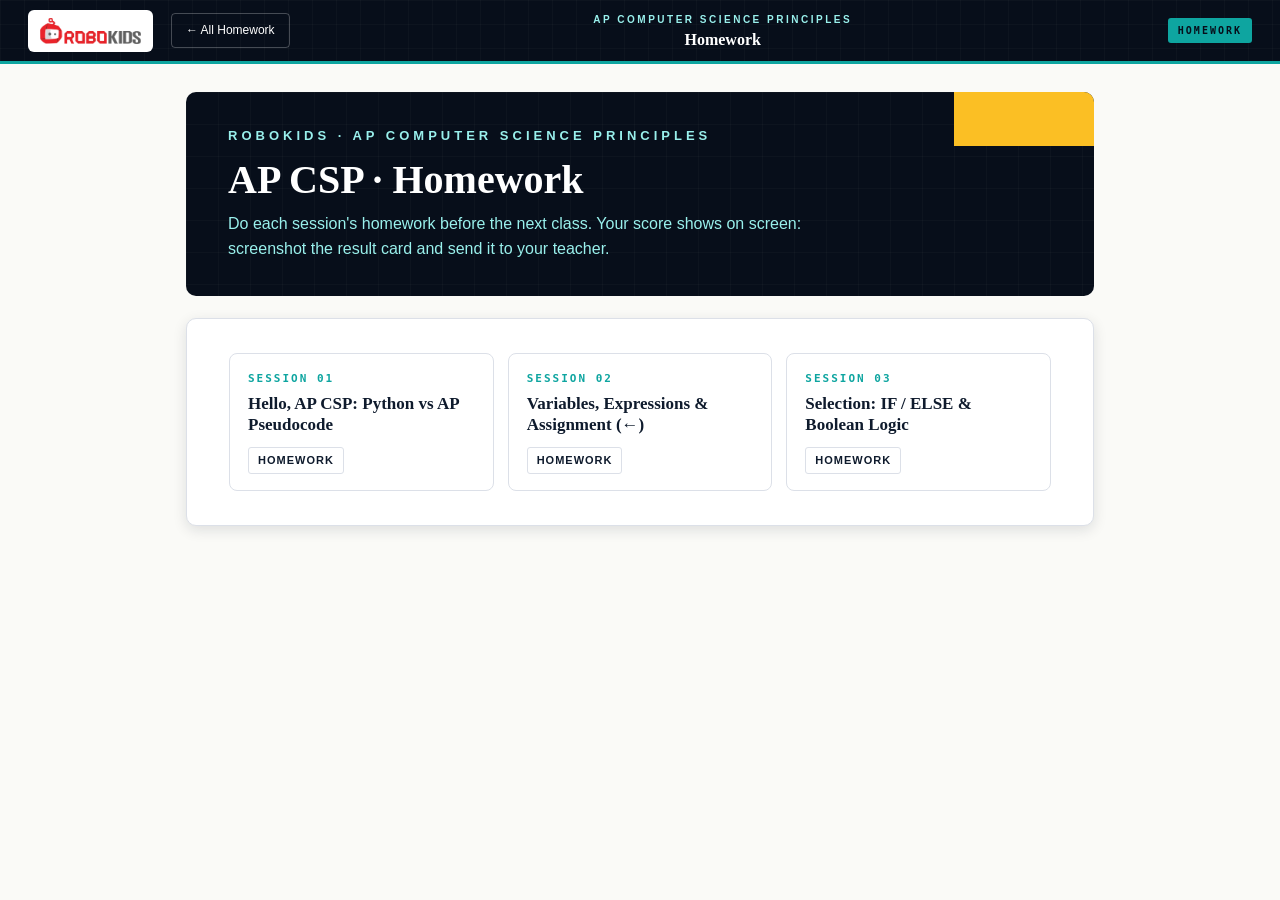
<file: index.html>
<!DOCTYPE html>
<html lang="en" class="page">
<head>
<meta charset="UTF-8">
<meta name="viewport" content="width=device-width, initial-scale=1.0">
<title>AP CSP Homework · RoboKids</title>
<link rel="stylesheet" href="assets/rk.css">
</head>
<body class="page">
<header class="topbar">
  <div class="logo-wrap"><img src="assets/logo.jpg" alt="RoboKids"></div>
  <a href="index.html" class="topbar-home">← All Homework</a>
  <div class="topbar-title-wrap">
    <div class="topbar-crumb">AP Computer Science Principles</div>
    <div class="topbar-title">Homework</div>
  </div>
  <div class="topbar-section-tag" id="sectionTag">HOMEWORK</div>
</header>

<div class="page-wrap">
  <div class="page-hero">
    <div class="title-eyebrow">RoboKids · AP Computer Science Principles</div>
    <h1>AP CSP · Homework</h1>
    <p>Do each session's homework before the next class. Your score shows on screen: screenshot the result card and send it to your teacher.</p>
  </div>
  <div class="card"><div class="session-grid"><div class="s-card"><div class="s-num">SESSION 01</div><div class="s-title">Hello, AP CSP: Python vs AP Pseudocode</div><div class="s-links"><a href="s01/homework.html">Homework</a></div></div><div class="s-card"><div class="s-num">SESSION 02</div><div class="s-title">Variables, Expressions &amp; Assignment (←)</div><div class="s-links"><a href="s02/homework.html">Homework</a></div></div><div class="s-card"><div class="s-num">SESSION 03</div><div class="s-title">Selection: IF / ELSE &amp; Boolean Logic</div><div class="s-links"><a href="s03/homework.html">Homework</a></div></div></div></div>
</div>
</body></html>
</file>
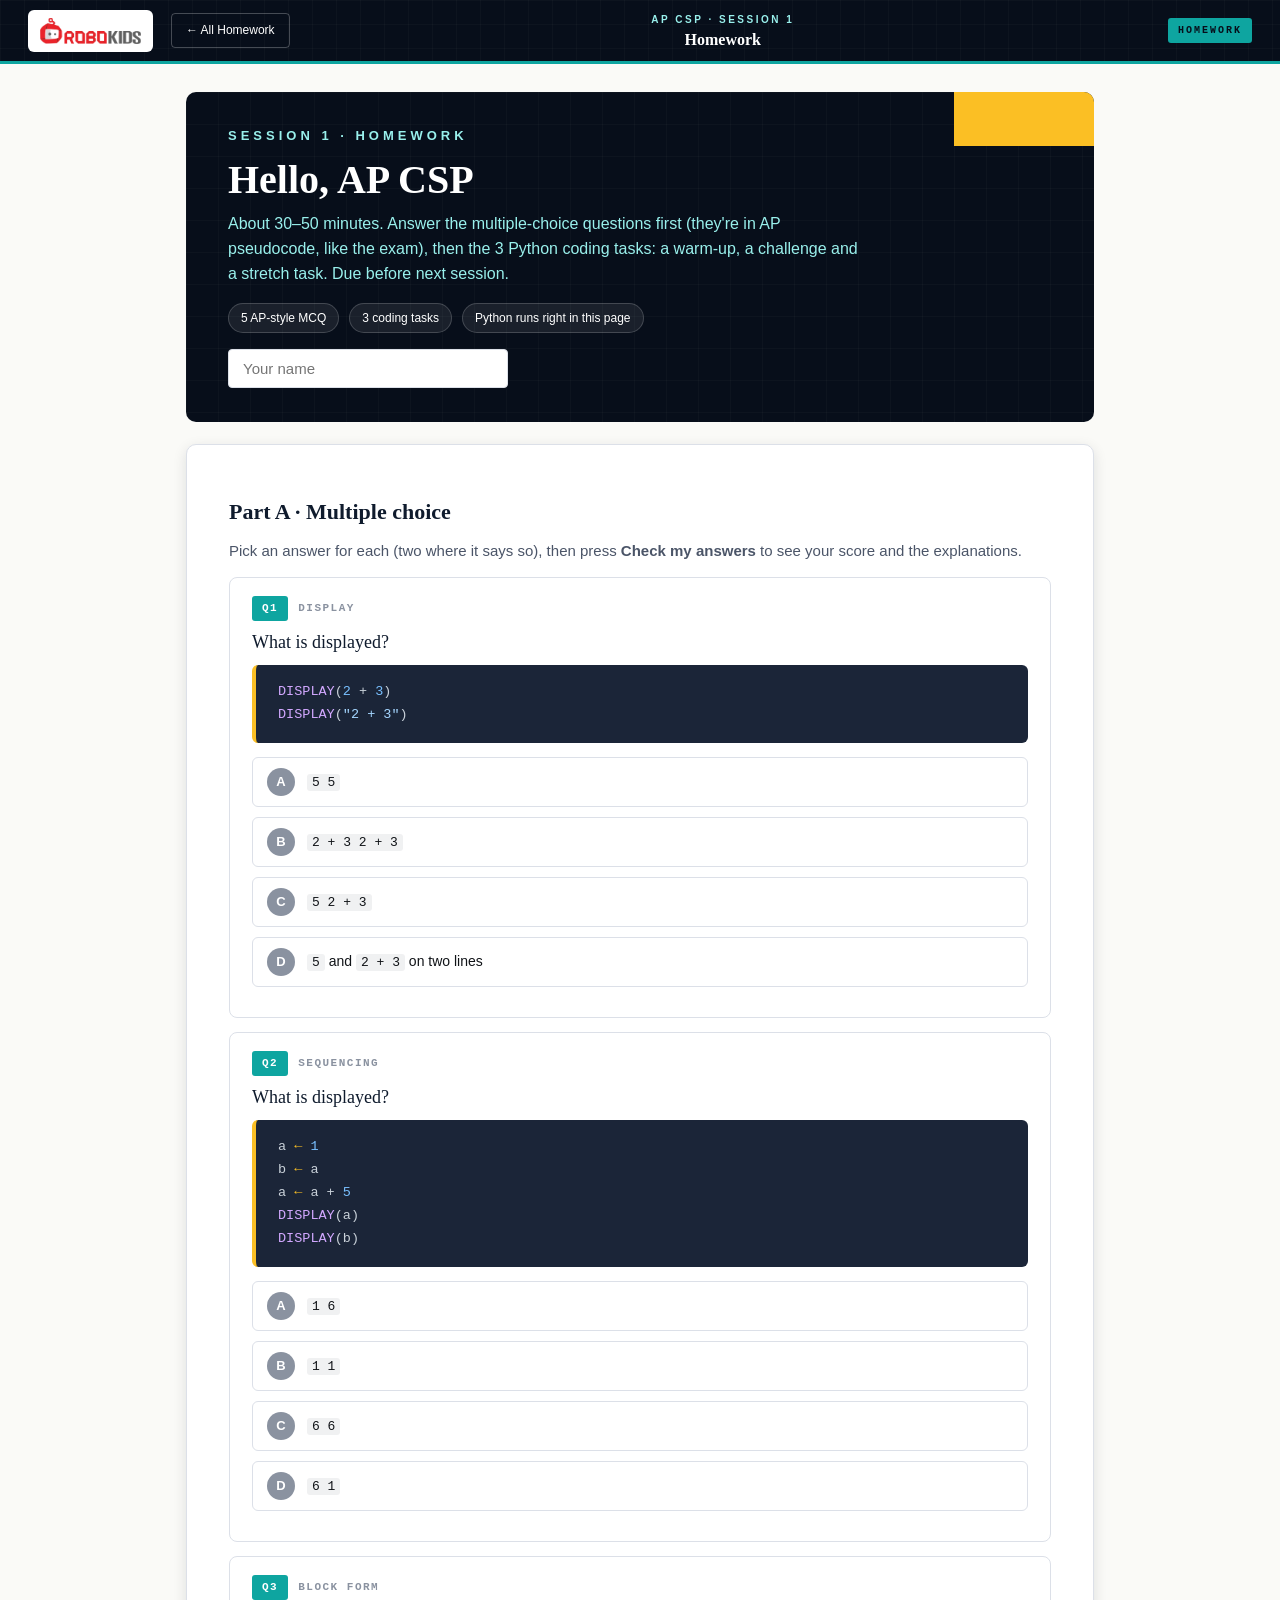
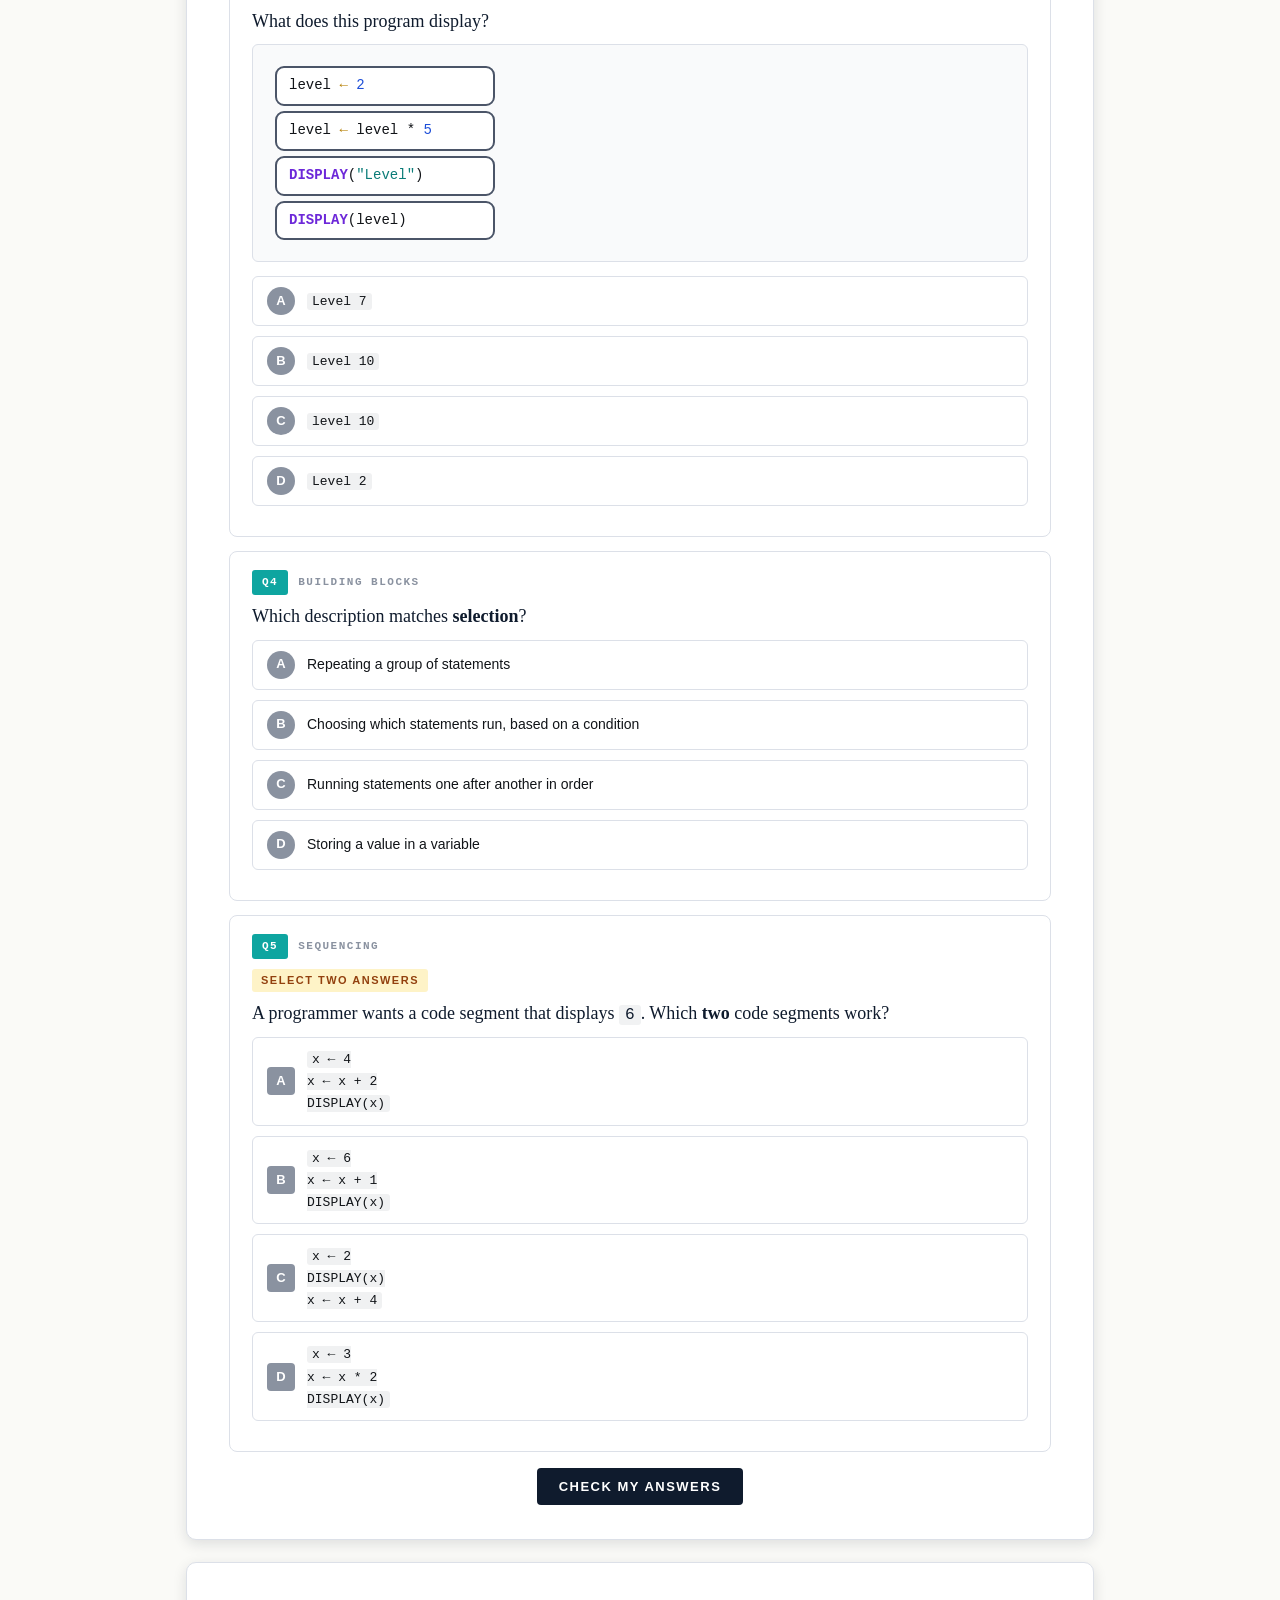
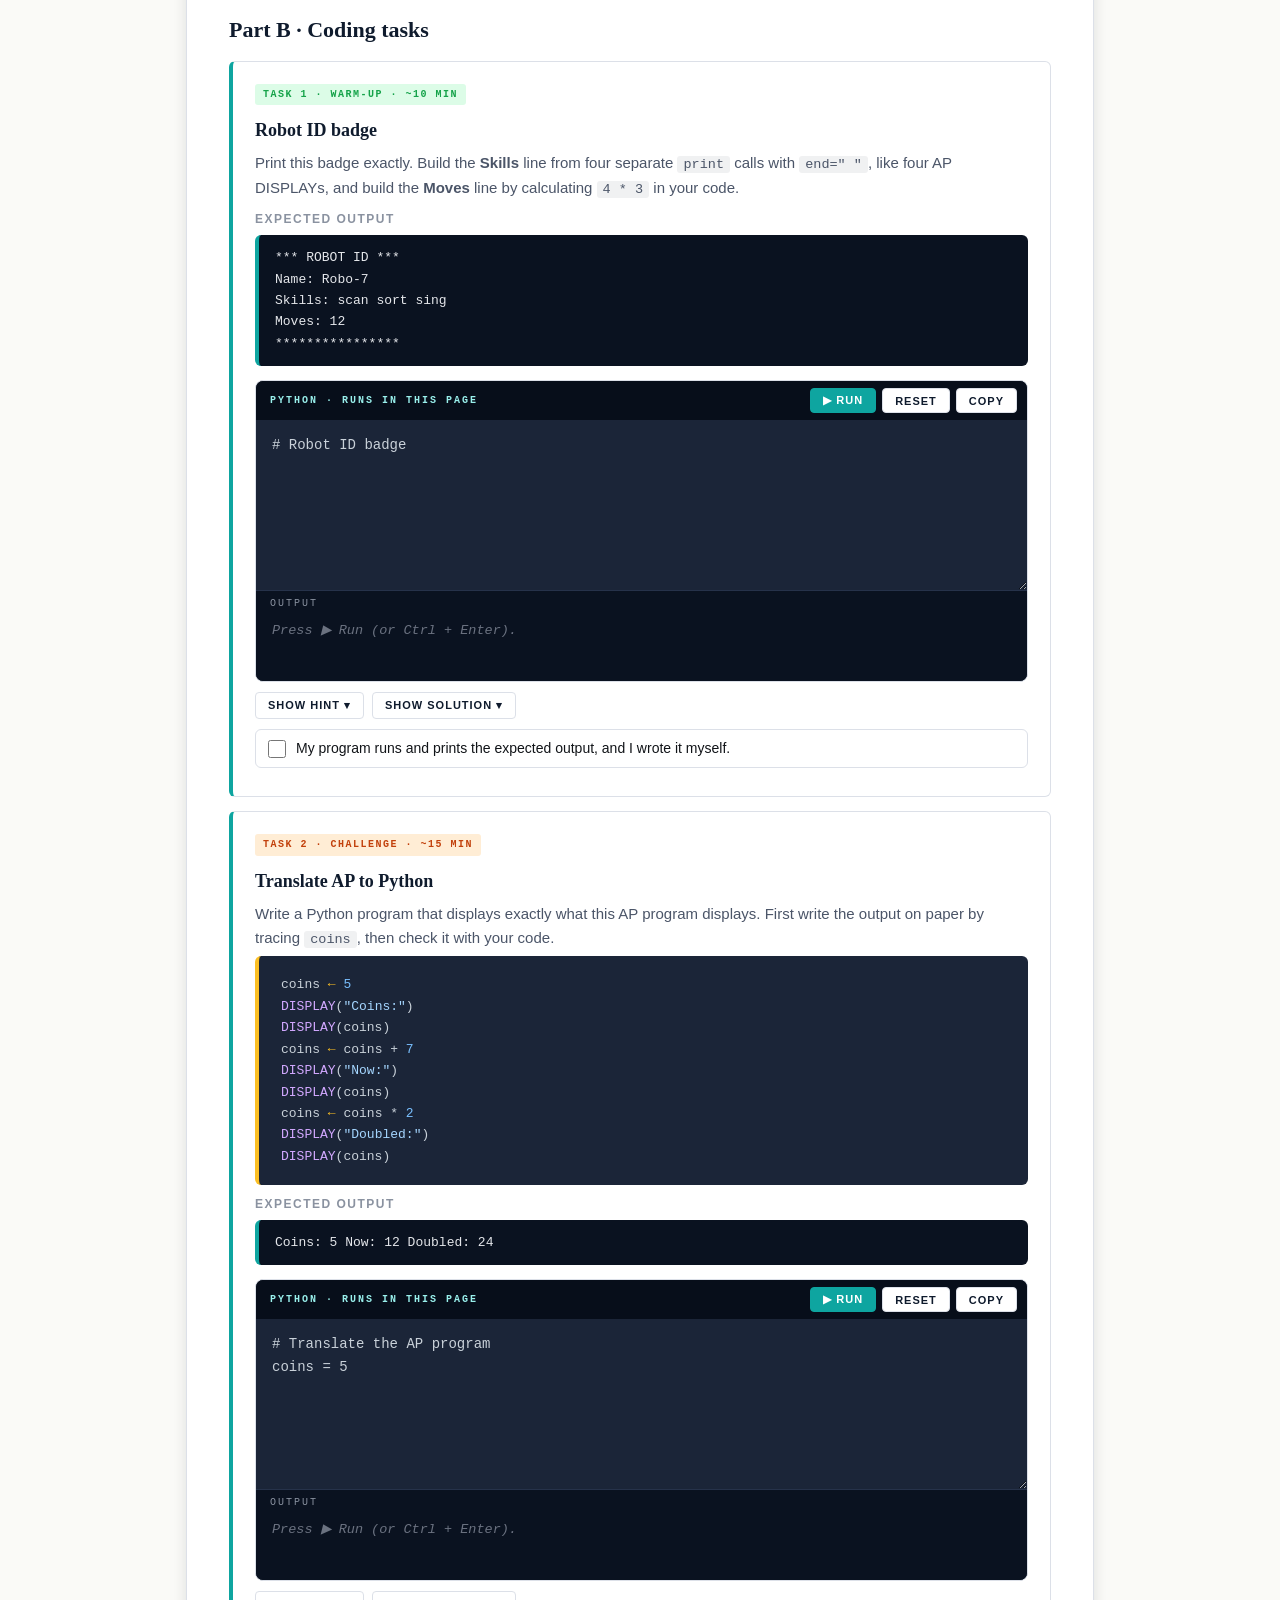
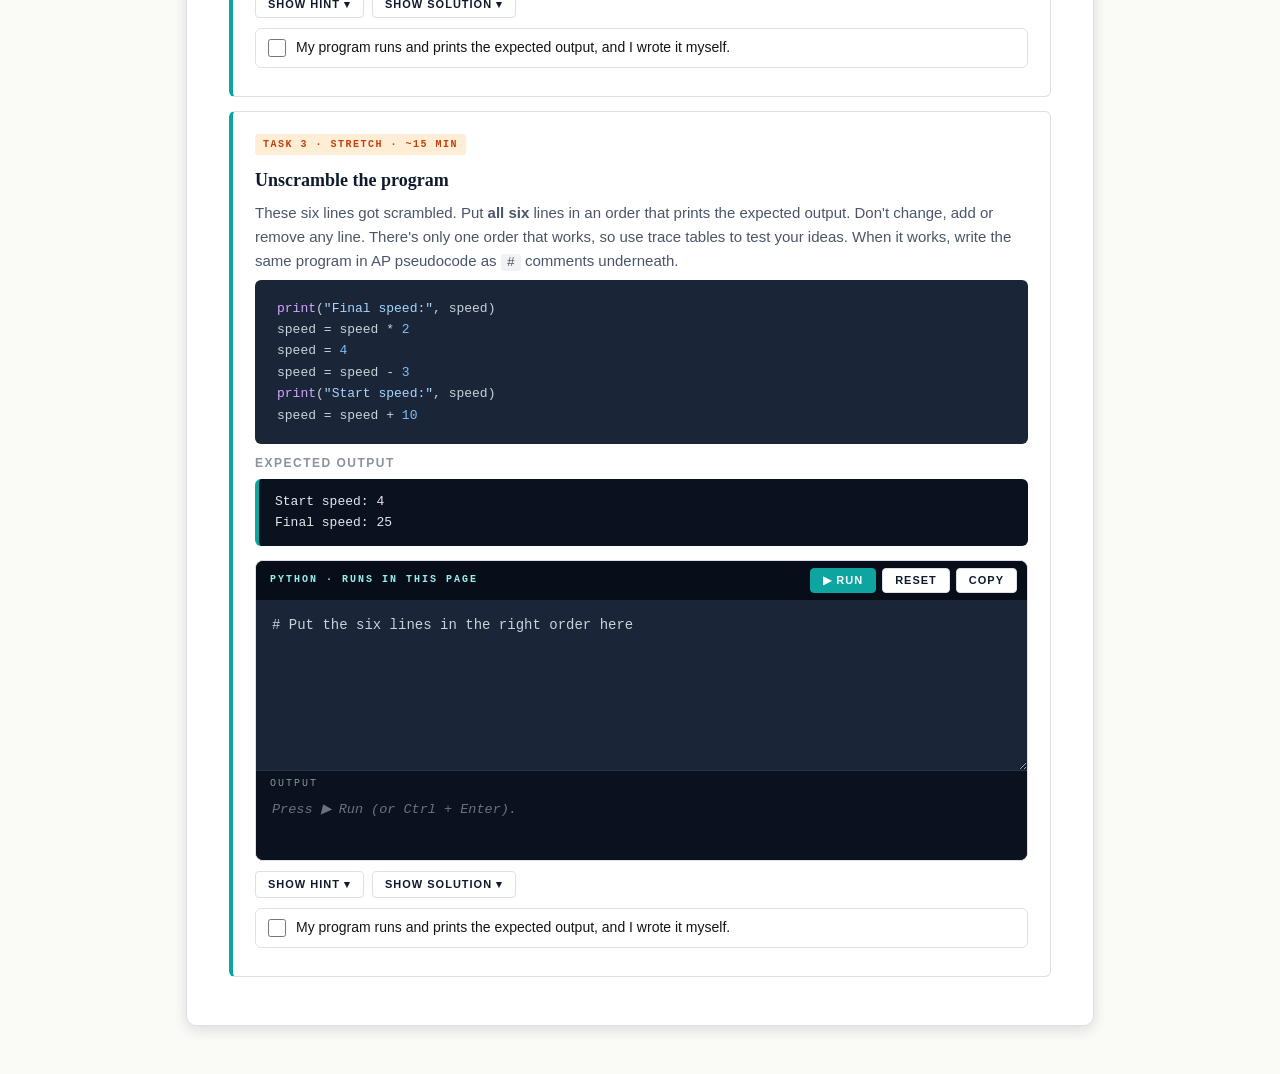
<file: s01/homework.html>
<!DOCTYPE html>
<html lang="en" class="page">
<head>
<meta charset="UTF-8">
<meta name="viewport" content="width=device-width, initial-scale=1.0">
<title>Session 1 Homework · RoboKids</title>
<link rel="stylesheet" href="../assets/rk.css">
</head>
<body class="page">
<header class="topbar">
  <div class="logo-wrap"><img src="../assets/logo.jpg" alt="RoboKids"></div>
  <a href="../index.html" class="topbar-home">← All Homework</a>
  <div class="topbar-title-wrap">
    <div class="topbar-crumb">AP CSP · Session 1</div>
    <div class="topbar-title">Homework</div>
  </div>
  <div class="topbar-section-tag" id="sectionTag">HOMEWORK</div>
</header>

<div class="page-wrap" id="hwRoot" data-session="Session 1 · Hello, AP CSP">
  <div class="page-hero">
    <div class="title-eyebrow">Session 1 · Homework</div>
    <h1>Hello, AP CSP</h1>
    <p>About 30–50 minutes. Answer the multiple-choice questions first (they're in AP pseudocode, like the exam), then the 3 Python coding tasks: a warm-up, a challenge and a stretch task. Due before next session.</p>
    <div class="meta-row"><span class="meta-chip">5 AP-style MCQ</span><span class="meta-chip">3 coding tasks</span><span class="meta-chip">Python runs right in this page</span></div>
    <div style="margin-top:16px;position:relative;"><input class="name-input" id="nameInput" placeholder="Your name"></div>
  </div>
  <div class="card">
    <h3 class="card-title">Part A · Multiple choice</h3>
    <p>Pick an answer for each (two where it says so), then press <b>Check my answers</b> to see your score and the explanations.</p>
    <div class="q" data-ans="0">
  <div class="q-head"><span class="quiz-q-num">Q1</span><span class="q-topic">DISPLAY</span></div>
  <div class="q-text">What is displayed?</div>
  <div class="quiz-code-prompt ap"><span class="fn">DISPLAY</span>(<span class="num">2</span> + <span class="num">3</span>)
<span class="fn">DISPLAY</span>(<span class="str">"2 + 3"</span>)</div>
  <div class="quiz-options"><div class="quiz-option"><div class="letter">A</div><div class="opt-text"><code>5 2 + 3</code></div></div><div class="quiz-option"><div class="letter">B</div><div class="opt-text"><code>5 5</code></div></div><div class="quiz-option"><div class="letter">C</div><div class="opt-text"><code>2 + 3 2 + 3</code></div></div><div class="quiz-option"><div class="letter">D</div><div class="opt-text"><code>5</code> and <code>2 + 3</code> on two lines</div></div></div>
  <div class="q-why"><strong>Answer: 5 2 + 3.</strong> Without quotes, <code>2 + 3</code> is worked out (5). With quotes it's text and is shown exactly as typed. Both DISPLAYs share one line.</div>
</div>
<div class="q" data-ans="0">
  <div class="q-head"><span class="quiz-q-num">Q2</span><span class="q-topic">Sequencing</span></div>
  <div class="q-text">What is displayed?</div>
  <div class="quiz-code-prompt ap">a <span class="arrow">←</span> <span class="num">1</span>
b <span class="arrow">←</span> a
a <span class="arrow">←</span> a + <span class="num">5</span>
<span class="fn">DISPLAY</span>(a)
<span class="fn">DISPLAY</span>(b)</div>
  <div class="quiz-options"><div class="quiz-option"><div class="letter">A</div><div class="opt-text"><code>6 1</code></div></div><div class="quiz-option"><div class="letter">B</div><div class="opt-text"><code>6 6</code></div></div><div class="quiz-option"><div class="letter">C</div><div class="opt-text"><code>1 6</code></div></div><div class="quiz-option"><div class="letter">D</div><div class="opt-text"><code>1 1</code></div></div></div>
  <div class="q-why"><strong>Answer: 6 1.</strong> b gets a copy of a's value (1) on line 2. Line 3 changes a to 6 but doesn't touch b. Trace table: a = 1, b = 1, a = 6.</div>
</div>
<div class="q" data-ans="0">
  <div class="q-head"><span class="quiz-q-num">Q3</span><span class="q-topic">Block form</span></div>
  <div class="q-text">What does this program display?</div>
  <div class="quiz-code-prompt blocks"><div class="apb">level <span class="arrow">←</span> <span class="num">2</span></div><div class="apb">level <span class="arrow">←</span> level * <span class="num">5</span></div><div class="apb"><span class="fn">DISPLAY</span>(<span class="str">"Level"</span>)</div><div class="apb"><span class="fn">DISPLAY</span>(level)</div></div>
  <div class="quiz-options"><div class="quiz-option"><div class="letter">A</div><div class="opt-text"><code>Level 10</code></div></div><div class="quiz-option"><div class="letter">B</div><div class="opt-text"><code>Level 2</code></div></div><div class="quiz-option"><div class="letter">C</div><div class="opt-text"><code>Level 7</code></div></div><div class="quiz-option"><div class="letter">D</div><div class="opt-text"><code>level 10</code></div></div></div>
  <div class="q-why"><strong>Answer: Level 10.</strong> level starts at 2 and is multiplied by 5. The text "Level" (capital L, in quotes) is displayed exactly as written, then the value 10.</div>
</div>
<div class="q" data-ans="0">
  <div class="q-head"><span class="quiz-q-num">Q4</span><span class="q-topic">Building blocks</span></div>
  <div class="q-text">Which description matches <b>selection</b>?</div>
  
  <div class="quiz-options"><div class="quiz-option"><div class="letter">A</div><div class="opt-text">Choosing which statements run, based on a condition</div></div><div class="quiz-option"><div class="letter">B</div><div class="opt-text">Running statements one after another in order</div></div><div class="quiz-option"><div class="letter">C</div><div class="opt-text">Repeating a group of statements</div></div><div class="quiz-option"><div class="letter">D</div><div class="opt-text">Storing a value in a variable</div></div></div>
  <div class="q-why"><strong>Answer: choosing which statements run, based on a condition.</strong> That's an IF. Running statements in order is sequencing, repeating is iteration, and storing a value is assignment.</div>
</div>
<div class="q" data-ans="0,1" data-multi="2">
  <div class="q-head"><span class="quiz-q-num">Q5</span><span class="q-topic">Sequencing</span></div>
  <div class="pick2">Select two answers</div><div class="q-text">A programmer wants a code segment that displays <code>6</code>. Which <b>two</b> code segments work?</div>
  
  <div class="quiz-options"><div class="quiz-option"><div class="letter">A</div><div class="opt-text"><code>x <span class="arrow">←</span> <span class="num">3</span><br>x <span class="arrow">←</span> x * <span class="num">2</span><br><span class="fn">DISPLAY</span>(x)</code></div></div><div class="quiz-option"><div class="letter">B</div><div class="opt-text"><code>x <span class="arrow">←</span> <span class="num">4</span><br>x <span class="arrow">←</span> x + <span class="num">2</span><br><span class="fn">DISPLAY</span>(x)</code></div></div><div class="quiz-option"><div class="letter">C</div><div class="opt-text"><code>x <span class="arrow">←</span> <span class="num">2</span><br><span class="fn">DISPLAY</span>(x)<br>x <span class="arrow">←</span> x + <span class="num">4</span></code></div></div><div class="quiz-option"><div class="letter">D</div><div class="opt-text"><code>x <span class="arrow">←</span> <span class="num">6</span><br>x <span class="arrow">←</span> x + <span class="num">1</span><br><span class="fn">DISPLAY</span>(x)</code></div></div></div>
  <div class="q-why"><strong>Answer: 3 doubled, and 4 plus 2.</strong> Both store 6 before the DISPLAY. The segment that displays before adding 4 shows 2, and the one that adds 1 to 6 shows 7.</div>
</div>
    <div style="text-align:center;margin-top:16px;"><button class="btn" id="checkHw">Check my answers</button></div>
  </div>
  <div class="card">
    <h3 class="card-title">Part B · Coding tasks</h3>
    <div class="step">
  <div class="lab-level easy">TASK 1 · WARM-UP · ~10 MIN</div>
  <div class="step-title">Robot ID badge</div>
  <p>Print this badge exactly. Build the <b>Skills</b> line from four separate <code>print</code> calls with <code>end=" "</code>, like four AP DISPLAYs, and build the <b>Moves</b> line by calculating <code>4 * 3</code> in your code.</p>
  
  <div class="expect">Expected output</div><pre class="code-block output small">*** ROBOT ID ***
Name: Robo-7
Skills: scan sort sing
Moves: 12
****************</pre>
  <div class="py-runner compact" data-tpl="task1"></div>
<script type="text/plain" id="task1">
# Robot ID badge
</script>
  <div class="btn-row">
    <button class="small-btn toggle-btn" data-box="th1">Show hint ▾</button>
    <button class="small-btn toggle-btn" data-box="ts1">Show solution ▾</button>
  </div>
  <div class="hidden-block demo-note" id="th1">Line 4: <code>print("Moves:", 4 * 3)</code>. Line 3 starts with <code>print("Skills:", end=" ")</code>.</div>
  <div class="hidden-block" id="ts1"><pre class="code-block"><span class="fn">print</span>(<span class="str">"*** ROBOT ID ***"</span>)
<span class="fn">print</span>(<span class="str">"Name: Robo-7"</span>)
<span class="fn">print</span>(<span class="str">"Skills:"</span>, end=<span class="str">" "</span>)
<span class="fn">print</span>(<span class="str">"scan"</span>, end=<span class="str">" "</span>)
<span class="fn">print</span>(<span class="str">"sort"</span>, end=<span class="str">" "</span>)
<span class="fn">print</span>(<span class="str">"sing"</span>)
<span class="fn">print</span>(<span class="str">"Moves:"</span>, <span class="num">4</span> * <span class="num">3</span>)
<span class="fn">print</span>(<span class="str">"****************"</span>)</pre></div>
  <div class="rubric"><label><input type="checkbox" class="task-done"> <span>My program runs and prints the expected output, and I wrote it myself.</span></label></div>
</div><div class="step">
  <div class="lab-level hard">TASK 2 · CHALLENGE · ~15 MIN</div>
  <div class="step-title">Translate AP to Python</div>
  <p>Write a Python program that displays exactly what this AP program displays. First write the output on paper by tracing <code>coins</code>, then check it with your code.</p>
  <pre class="code-block ap">coins <span class="arrow">←</span> <span class="num">5</span>
<span class="fn">DISPLAY</span>(<span class="str">"Coins:"</span>)
<span class="fn">DISPLAY</span>(coins)
coins <span class="arrow">←</span> coins + <span class="num">7</span>
<span class="fn">DISPLAY</span>(<span class="str">"Now:"</span>)
<span class="fn">DISPLAY</span>(coins)
coins <span class="arrow">←</span> coins * <span class="num">2</span>
<span class="fn">DISPLAY</span>(<span class="str">"Doubled:"</span>)
<span class="fn">DISPLAY</span>(coins)</pre>
  <div class="expect">Expected output</div><pre class="code-block output small">Coins: 5 Now: 12 Doubled: 24</pre>
  <div class="py-runner compact" data-tpl="task2"></div>
<script type="text/plain" id="task2">
# Translate the AP program
coins = 5
</script>
  <div class="btn-row">
    <button class="small-btn toggle-btn" data-box="th2">Show hint ▾</button>
    <button class="small-btn toggle-btn" data-box="ts2">Show solution ▾</button>
  </div>
  <div class="hidden-block demo-note" id="th2">Every DISPLAY becomes <code>print(..., end=" ")</code>. For the very last one, use a plain <code>print</code> so the line ends neatly.</div>
  <div class="hidden-block" id="ts2"><pre class="code-block">coins = <span class="num">5</span>
<span class="fn">print</span>(<span class="str">"Coins:"</span>, end=<span class="str">" "</span>)
<span class="fn">print</span>(coins, end=<span class="str">" "</span>)
coins = coins + <span class="num">7</span>
<span class="fn">print</span>(<span class="str">"Now:"</span>, end=<span class="str">" "</span>)
<span class="fn">print</span>(coins, end=<span class="str">" "</span>)
coins = coins * <span class="num">2</span>
<span class="fn">print</span>(<span class="str">"Doubled:"</span>, end=<span class="str">" "</span>)
<span class="fn">print</span>(coins)</pre></div>
  <div class="rubric"><label><input type="checkbox" class="task-done"> <span>My program runs and prints the expected output, and I wrote it myself.</span></label></div>
</div><div class="step">
  <div class="lab-level hard">TASK 3 · STRETCH · ~15 MIN</div>
  <div class="step-title">Unscramble the program</div>
  <p>These six lines got scrambled. Put <b>all six</b> lines in an order that prints the expected output. Don't change, add or remove any line. There's only one order that works, so use trace tables to test your ideas. When it works, write the same program in AP pseudocode as <code>#</code> comments underneath.</p>
  <pre class="code-block"><span class="fn">print</span>(<span class="str">"Final speed:"</span>, speed)
speed = speed * <span class="num">2</span>
speed = <span class="num">4</span>
speed = speed - <span class="num">3</span>
<span class="fn">print</span>(<span class="str">"Start speed:"</span>, speed)
speed = speed + <span class="num">10</span></pre>
  <div class="expect">Expected output</div><pre class="code-block output small">Start speed: 4
Final speed: 25</pre>
  <div class="py-runner compact" data-tpl="task3"></div>
<script type="text/plain" id="task3">
# Put the six lines in the right order here
</script>
  <div class="btn-row">
    <button class="small-btn toggle-btn" data-box="th3">Show hint ▾</button>
    <button class="small-btn toggle-btn" data-box="ts3">Show solution ▾</button>
  </div>
  <div class="hidden-block demo-note" id="th3">speed must start at 4 and be printed straight away. To reach 25 from 4 with +10, ×2 and −3, try working backwards: 25 + 3 = 28, and 28 ÷ 2 = 14.</div>
  <div class="hidden-block" id="ts3"><pre class="code-block">speed = <span class="num">4</span>
<span class="fn">print</span>(<span class="str">"Start speed:"</span>, speed)
speed = speed + <span class="num">10</span>
speed = speed * <span class="num">2</span>
speed = speed - <span class="num">3</span>
<span class="fn">print</span>(<span class="str">"Final speed:"</span>, speed)
<span class="cm"># speed ← 4</span>
<span class="cm"># DISPLAY("Start speed:")</span>
<span class="cm"># DISPLAY(speed)</span>
<span class="cm"># speed ← speed + 10</span>
<span class="cm"># speed ← speed * 2</span>
<span class="cm"># speed ← speed - 3</span>
<span class="cm"># DISPLAY("Final speed:")</span>
<span class="cm"># DISPLAY(speed)</span></pre></div>
  <div class="rubric"><label><input type="checkbox" class="task-done"> <span>My program runs and prints the expected output, and I wrote it myself.</span></label></div>
</div>
  </div>
  <div class="score-card" id="scoreCard">
    <div class="eyebrow">Homework result</div>
    <div class="score-big" id="scoreBig"></div>
    <div class="score-sub" id="scoreSub"></div>
    <div class="score-band" id="scoreBand"></div>
    <p style="font-size:13px;color:var(--ink-soft);margin-top:12px;">Tick the task boxes above when your code works. Then 📸 screenshot this card for your teacher.</p>
  </div>
</div>
<script src="../assets/rk.js"></script>
</body></html>
</file>
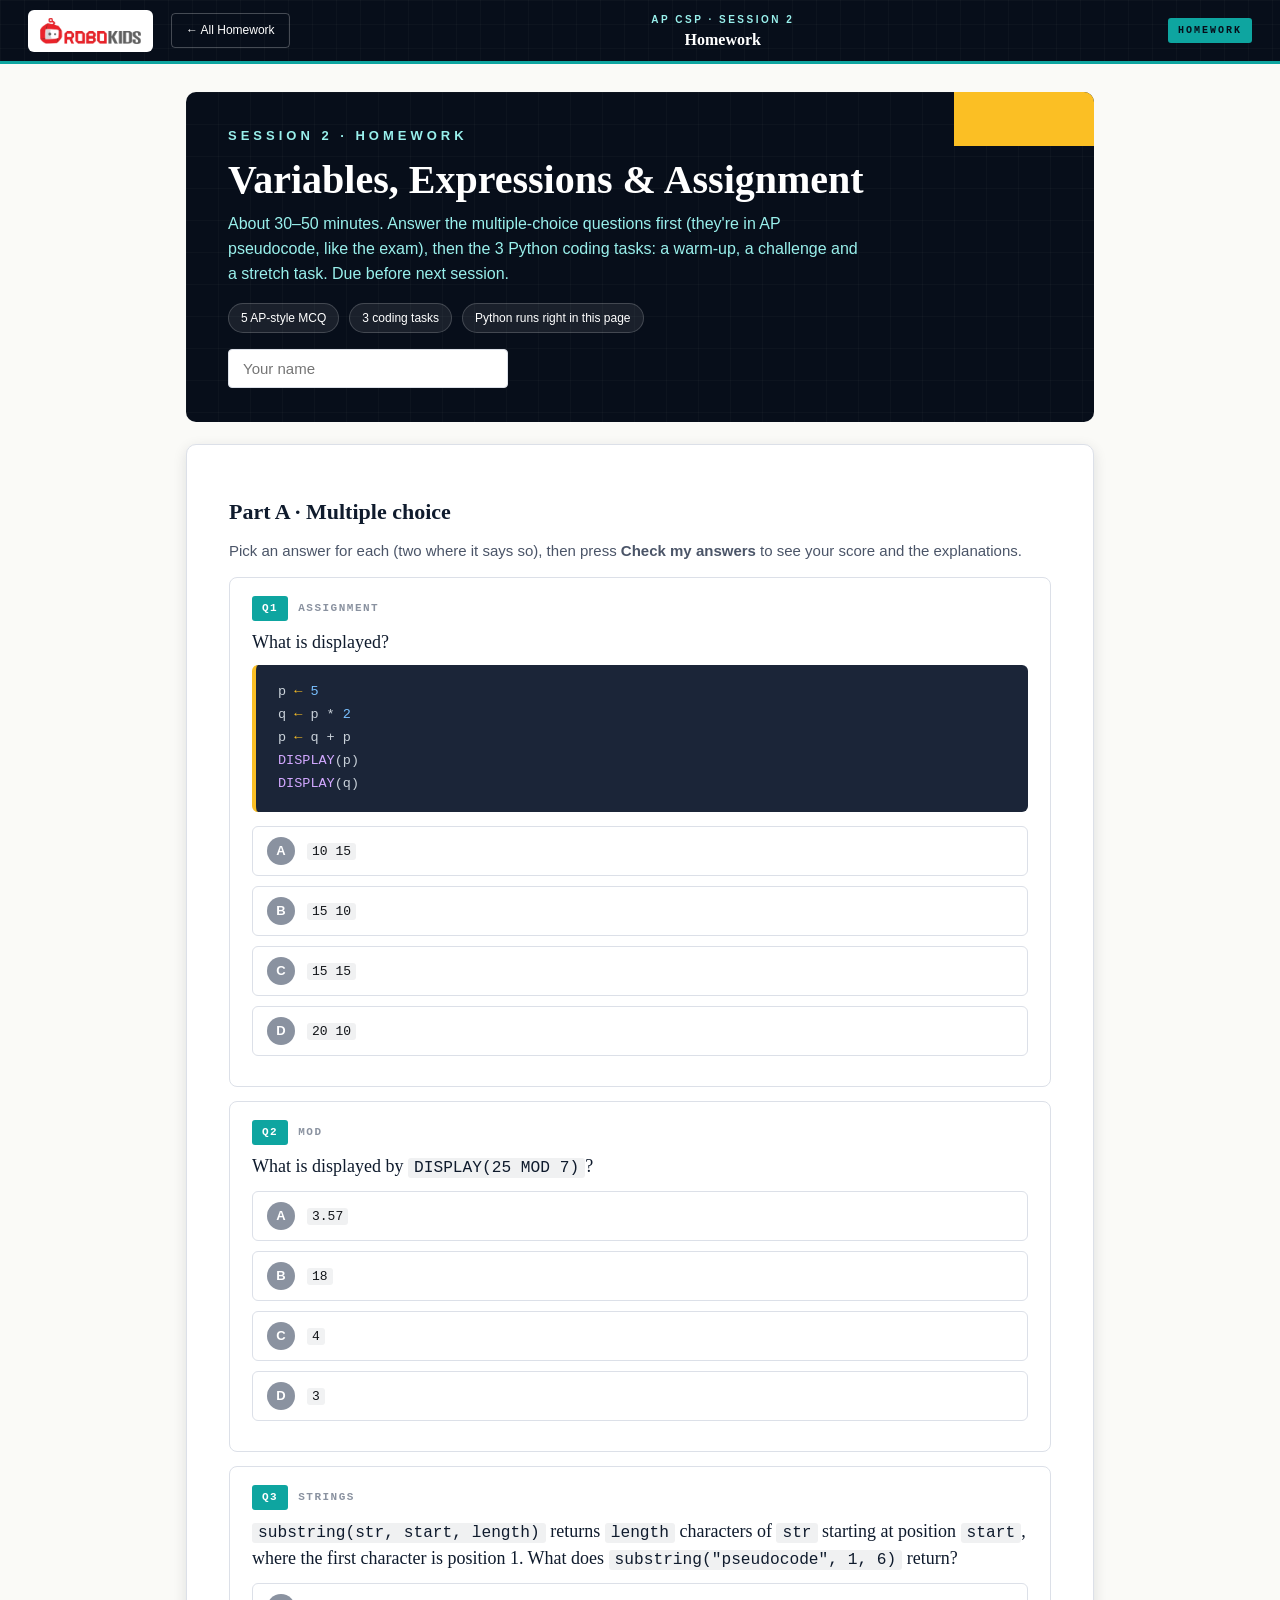
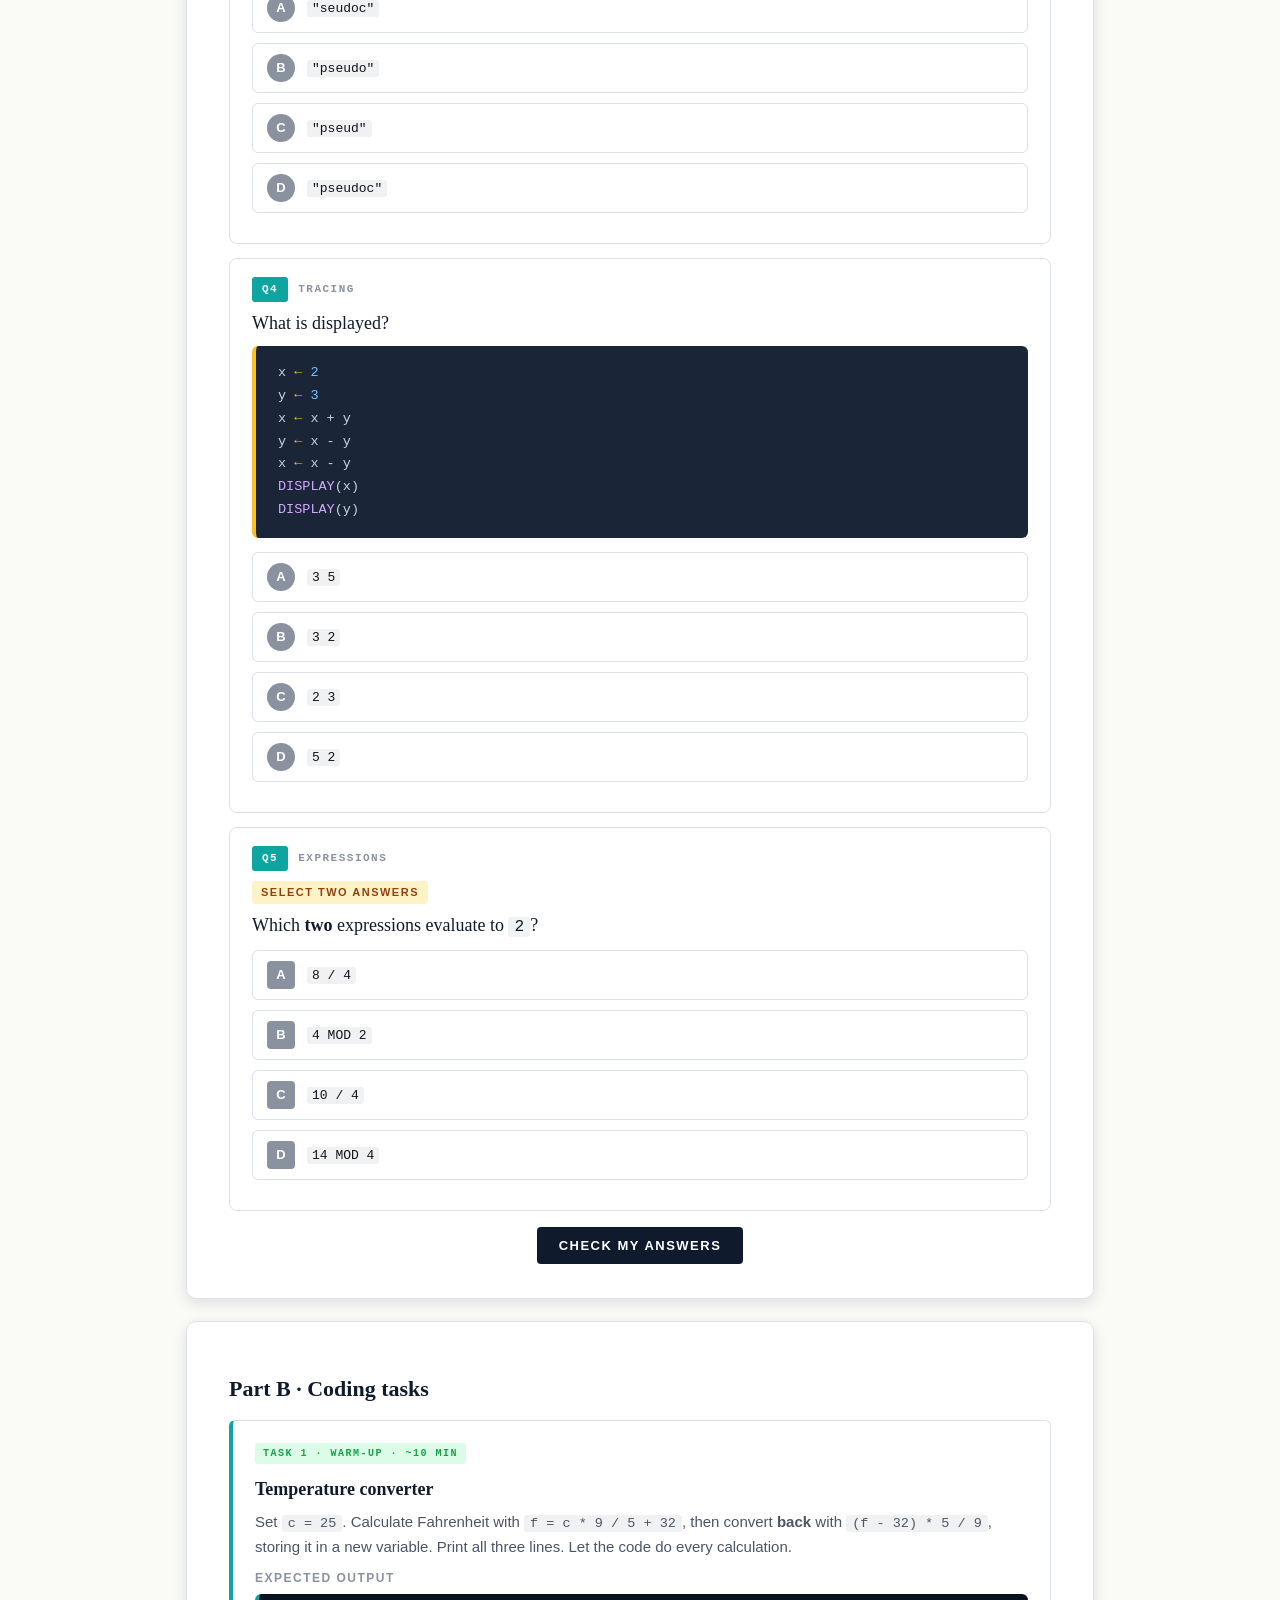
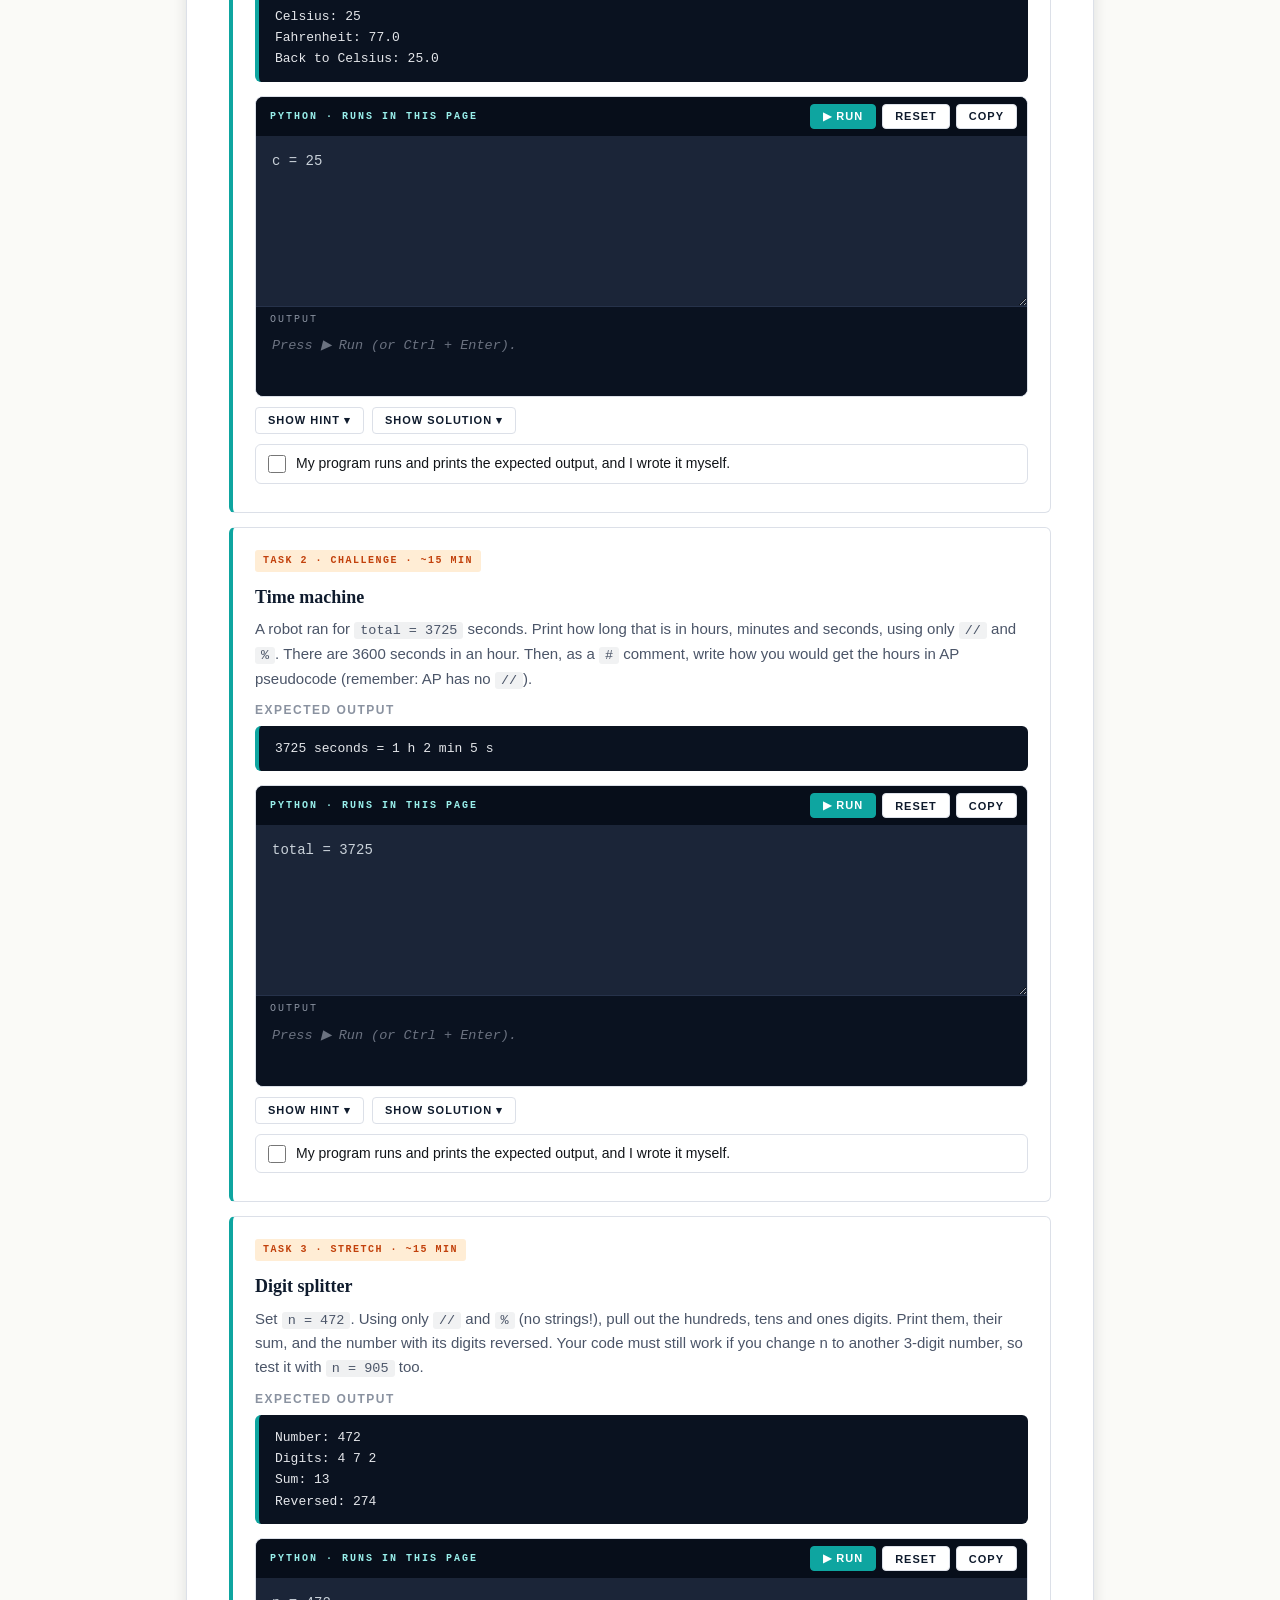
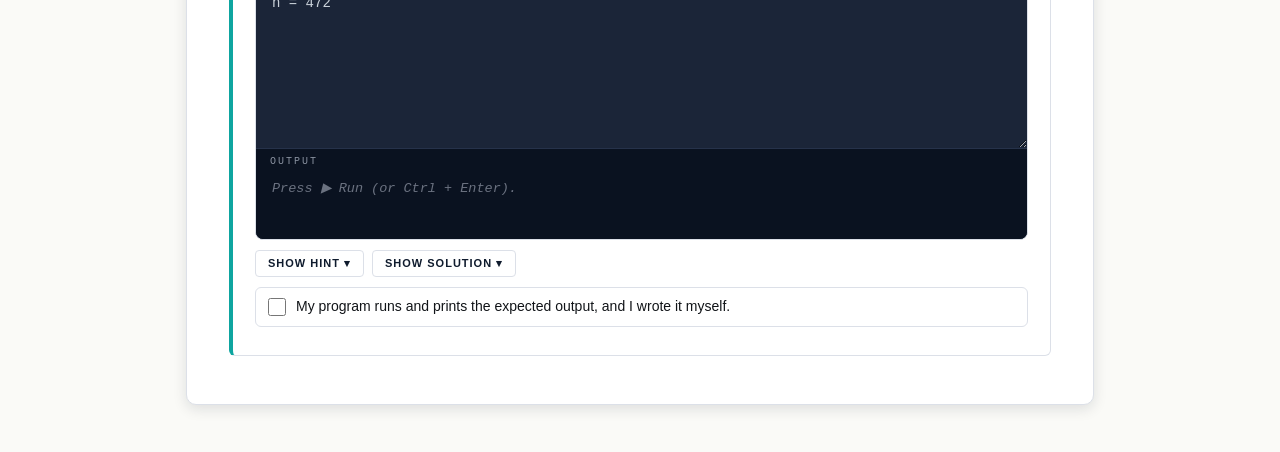
<file: s02/homework.html>
<!DOCTYPE html>
<html lang="en" class="page">
<head>
<meta charset="UTF-8">
<meta name="viewport" content="width=device-width, initial-scale=1.0">
<title>Session 2 Homework · RoboKids</title>
<link rel="stylesheet" href="../assets/rk.css">
</head>
<body class="page">
<header class="topbar">
  <div class="logo-wrap"><img src="../assets/logo.jpg" alt="RoboKids"></div>
  <a href="../index.html" class="topbar-home">← All Homework</a>
  <div class="topbar-title-wrap">
    <div class="topbar-crumb">AP CSP · Session 2</div>
    <div class="topbar-title">Homework</div>
  </div>
  <div class="topbar-section-tag" id="sectionTag">HOMEWORK</div>
</header>

<div class="page-wrap" id="hwRoot" data-session="Session 2 · Variables, Expressions &amp; Assignment">
  <div class="page-hero">
    <div class="title-eyebrow">Session 2 · Homework</div>
    <h1>Variables, Expressions &amp; Assignment</h1>
    <p>About 30–50 minutes. Answer the multiple-choice questions first (they're in AP pseudocode, like the exam), then the 3 Python coding tasks: a warm-up, a challenge and a stretch task. Due before next session.</p>
    <div class="meta-row"><span class="meta-chip">5 AP-style MCQ</span><span class="meta-chip">3 coding tasks</span><span class="meta-chip">Python runs right in this page</span></div>
    <div style="margin-top:16px;position:relative;"><input class="name-input" id="nameInput" placeholder="Your name"></div>
  </div>
  <div class="card">
    <h3 class="card-title">Part A · Multiple choice</h3>
    <p>Pick an answer for each (two where it says so), then press <b>Check my answers</b> to see your score and the explanations.</p>
    <div class="q" data-ans="0">
  <div class="q-head"><span class="quiz-q-num">Q1</span><span class="q-topic">Assignment</span></div>
  <div class="q-text">What is displayed?</div>
  <div class="quiz-code-prompt ap">p <span class="arrow">←</span> <span class="num">5</span>
q <span class="arrow">←</span> p * <span class="num">2</span>
p <span class="arrow">←</span> q + p
<span class="fn">DISPLAY</span>(p)
<span class="fn">DISPLAY</span>(q)</div>
  <div class="quiz-options"><div class="quiz-option"><div class="letter">A</div><div class="opt-text"><code>15 10</code></div></div><div class="quiz-option"><div class="letter">B</div><div class="opt-text"><code>15 15</code></div></div><div class="quiz-option"><div class="letter">C</div><div class="opt-text"><code>10 15</code></div></div><div class="quiz-option"><div class="letter">D</div><div class="opt-text"><code>20 10</code></div></div></div>
  <div class="q-why"><strong>Answer: 15 10.</strong> q = 5 × 2 = 10. Then p = q + p = 10 + 5 = 15. q keeps its value of 10.</div>
</div>
<div class="q" data-ans="0">
  <div class="q-head"><span class="quiz-q-num">Q2</span><span class="q-topic">MOD</span></div>
  <div class="q-text">What is displayed by <code>DISPLAY(25 MOD 7)</code>?</div>
  
  <div class="quiz-options"><div class="quiz-option"><div class="letter">A</div><div class="opt-text"><code>4</code></div></div><div class="quiz-option"><div class="letter">B</div><div class="opt-text"><code>3</code></div></div><div class="quiz-option"><div class="letter">C</div><div class="opt-text"><code>3.57</code></div></div><div class="quiz-option"><div class="letter">D</div><div class="opt-text"><code>18</code></div></div></div>
  <div class="q-why"><strong>Answer: 4.</strong> 7 fits into 25 three times (21), leaving a remainder of 4. 3 is the number of times it fits, not the remainder.</div>
</div>
<div class="q" data-ans="0">
  <div class="q-head"><span class="quiz-q-num">Q3</span><span class="q-topic">Strings</span></div>
  <div class="q-text"><code>substring(str, start, length)</code> returns <code>length</code> characters of <code>str</code> starting at position <code>start</code>, where the first character is position 1. What does <code>substring("pseudocode", 1, 6)</code> return?</div>
  
  <div class="quiz-options"><div class="quiz-option"><div class="letter">A</div><div class="opt-text"><code>"pseudo"</code></div></div><div class="quiz-option"><div class="letter">B</div><div class="opt-text"><code>"seudoc"</code></div></div><div class="quiz-option"><div class="letter">C</div><div class="opt-text"><code>"pseud"</code></div></div><div class="quiz-option"><div class="letter">D</div><div class="opt-text"><code>"pseudoc"</code></div></div></div>
  <div class="q-why"><strong>Answer: "pseudo".</strong> Position 1 is the first letter, p. Six letters: p-s-e-u-d-o. "seudoc" is what you'd get by counting from 0 like Python.</div>
</div>
<div class="q" data-ans="0">
  <div class="q-head"><span class="quiz-q-num">Q4</span><span class="q-topic">Tracing</span></div>
  <div class="q-text">What is displayed?</div>
  <div class="quiz-code-prompt ap">x <span class="arrow">←</span> <span class="num">2</span>
y <span class="arrow">←</span> <span class="num">3</span>
x <span class="arrow">←</span> x + y
y <span class="arrow">←</span> x - y
x <span class="arrow">←</span> x - y
<span class="fn">DISPLAY</span>(x)
<span class="fn">DISPLAY</span>(y)</div>
  <div class="quiz-options"><div class="quiz-option"><div class="letter">A</div><div class="opt-text"><code>3 2</code></div></div><div class="quiz-option"><div class="letter">B</div><div class="opt-text"><code>2 3</code></div></div><div class="quiz-option"><div class="letter">C</div><div class="opt-text"><code>5 2</code></div></div><div class="quiz-option"><div class="letter">D</div><div class="opt-text"><code>3 5</code></div></div></div>
  <div class="q-why"><strong>Answer: 3 2.</strong> Trace it: x = 5, then y = 5 − 3 = 2, then x = 5 − 2 = 3. It's a sneaky swap that uses maths instead of a temp variable.</div>
</div>
<div class="q" data-ans="0,1" data-multi="2">
  <div class="q-head"><span class="quiz-q-num">Q5</span><span class="q-topic">Expressions</span></div>
  <div class="pick2">Select two answers</div><div class="q-text">Which <b>two</b> expressions evaluate to <code>2</code>?</div>
  
  <div class="quiz-options"><div class="quiz-option"><div class="letter">A</div><div class="opt-text"><code>14 MOD 4</code></div></div><div class="quiz-option"><div class="letter">B</div><div class="opt-text"><code>8 / 4</code></div></div><div class="quiz-option"><div class="letter">C</div><div class="opt-text"><code>4 MOD 2</code></div></div><div class="quiz-option"><div class="letter">D</div><div class="opt-text"><code>10 / 4</code></div></div></div>
  <div class="q-why"><strong>Answer: 14 MOD 4 and 8 / 4.</strong> 14 = 3 × 4 + 2, so the remainder is 2, and 8 ÷ 4 = 2. 4 MOD 2 is 0 (no remainder), and 10 / 4 is 2.5.</div>
</div>
    <div style="text-align:center;margin-top:16px;"><button class="btn" id="checkHw">Check my answers</button></div>
  </div>
  <div class="card">
    <h3 class="card-title">Part B · Coding tasks</h3>
    <div class="step">
  <div class="lab-level easy">TASK 1 · WARM-UP · ~10 MIN</div>
  <div class="step-title">Temperature converter</div>
  <p>Set <code>c = 25</code>. Calculate Fahrenheit with <code>f = c * 9 / 5 + 32</code>, then convert <b>back</b> with <code>(f - 32) * 5 / 9</code>, storing it in a new variable. Print all three lines. Let the code do every calculation.</p>
  
  <div class="expect">Expected output</div><pre class="code-block output small">Celsius: 25
Fahrenheit: 77.0
Back to Celsius: 25.0</pre>
  <div class="py-runner compact" data-tpl="task1"></div>
<script type="text/plain" id="task1">
c = 25
</script>
  <div class="btn-row">
    <button class="small-btn toggle-btn" data-box="th1">Show hint ▾</button>
    <button class="small-btn toggle-btn" data-box="ts1">Show solution ▾</button>
  </div>
  <div class="hidden-block demo-note" id="th1"><code>back = (f - 32) * 5 / 9</code>. The brackets matter: without them, only the 32 gets multiplied.</div>
  <div class="hidden-block" id="ts1"><pre class="code-block">c = <span class="num">25</span>
f = c * <span class="num">9</span> / <span class="num">5</span> + <span class="num">32</span>
back = (f - <span class="num">32</span>) * <span class="num">5</span> / <span class="num">9</span>
<span class="fn">print</span>(<span class="str">"Celsius:"</span>, c)
<span class="fn">print</span>(<span class="str">"Fahrenheit:"</span>, f)
<span class="fn">print</span>(<span class="str">"Back to Celsius:"</span>, back)</pre></div>
  <div class="rubric"><label><input type="checkbox" class="task-done"> <span>My program runs and prints the expected output, and I wrote it myself.</span></label></div>
</div><div class="step">
  <div class="lab-level hard">TASK 2 · CHALLENGE · ~15 MIN</div>
  <div class="step-title">Time machine</div>
  <p>A robot ran for <code>total = 3725</code> seconds. Print how long that is in hours, minutes and seconds, using only <code>//</code> and <code>%</code>. There are 3600 seconds in an hour. Then, as a <code>#</code> comment, write how you would get the hours in AP pseudocode (remember: AP has no <code>//</code>).</p>
  
  <div class="expect">Expected output</div><pre class="code-block output small">3725 seconds = 1 h 2 min 5 s</pre>
  <div class="py-runner compact" data-tpl="task2"></div>
<script type="text/plain" id="task2">
total = 3725
</script>
  <div class="btn-row">
    <button class="small-btn toggle-btn" data-box="th2">Show hint ▾</button>
    <button class="small-btn toggle-btn" data-box="ts2">Show solution ▾</button>
  </div>
  <div class="hidden-block demo-note" id="th2">hours = <code>total // 3600</code>. What's left is <code>total % 3600</code> (125). Split that into minutes and seconds the same way, with 60.</div>
  <div class="hidden-block" id="ts2"><pre class="code-block">total = <span class="num">3725</span>
hours = total // <span class="num">3600</span>
rest = total % <span class="num">3600</span>
minutes = rest // <span class="num">60</span>
seconds = rest % <span class="num">60</span>
<span class="fn">print</span>(total, <span class="str">"seconds ="</span>, hours, <span class="str">"h"</span>, minutes, <span class="str">"min"</span>, seconds, <span class="str">"s"</span>)
<span class="cm"># AP: hours ← (total - total MOD 3600) / 3600</span></pre></div>
  <div class="rubric"><label><input type="checkbox" class="task-done"> <span>My program runs and prints the expected output, and I wrote it myself.</span></label></div>
</div><div class="step">
  <div class="lab-level hard">TASK 3 · STRETCH · ~15 MIN</div>
  <div class="step-title">Digit splitter</div>
  <p>Set <code>n = 472</code>. Using only <code>//</code> and <code>%</code> (no strings!), pull out the hundreds, tens and ones digits. Print them, their sum, and the number with its digits reversed. Your code must still work if you change n to another 3-digit number, so test it with <code>n = 905</code> too.</p>
  
  <div class="expect">Expected output</div><pre class="code-block output small">Number: 472
Digits: 4 7 2
Sum: 13
Reversed: 274</pre>
  <div class="py-runner compact" data-tpl="task3"></div>
<script type="text/plain" id="task3">
n = 472
</script>
  <div class="btn-row">
    <button class="small-btn toggle-btn" data-box="th3">Show hint ▾</button>
    <button class="small-btn toggle-btn" data-box="ts3">Show solution ▾</button>
  </div>
  <div class="hidden-block demo-note" id="th3"><code>n % 10</code> is the ones digit. <code>n // 10 % 10</code> is the tens digit. <code>n // 100</code> is the hundreds digit. Reversed = ones × 100 + tens × 10 + hundreds.</div>
  <div class="hidden-block" id="ts3"><pre class="code-block">n = <span class="num">472</span>
hundreds = n // <span class="num">100</span>
tens = n // <span class="num">10</span> % <span class="num">10</span>
ones = n % <span class="num">10</span>
<span class="fn">print</span>(<span class="str">"Number:"</span>, n)
<span class="fn">print</span>(<span class="str">"Digits:"</span>, hundreds, tens, ones)
<span class="fn">print</span>(<span class="str">"Sum:"</span>, hundreds + tens + ones)
<span class="fn">print</span>(<span class="str">"Reversed:"</span>, ones * <span class="num">100</span> + tens * <span class="num">10</span> + hundreds)</pre></div>
  <div class="rubric"><label><input type="checkbox" class="task-done"> <span>My program runs and prints the expected output, and I wrote it myself.</span></label></div>
</div>
  </div>
  <div class="score-card" id="scoreCard">
    <div class="eyebrow">Homework result</div>
    <div class="score-big" id="scoreBig"></div>
    <div class="score-sub" id="scoreSub"></div>
    <div class="score-band" id="scoreBand"></div>
    <p style="font-size:13px;color:var(--ink-soft);margin-top:12px;">Tick the task boxes above when your code works. Then 📸 screenshot this card for your teacher.</p>
  </div>
</div>
<script src="../assets/rk.js"></script>
</body></html>
</file>
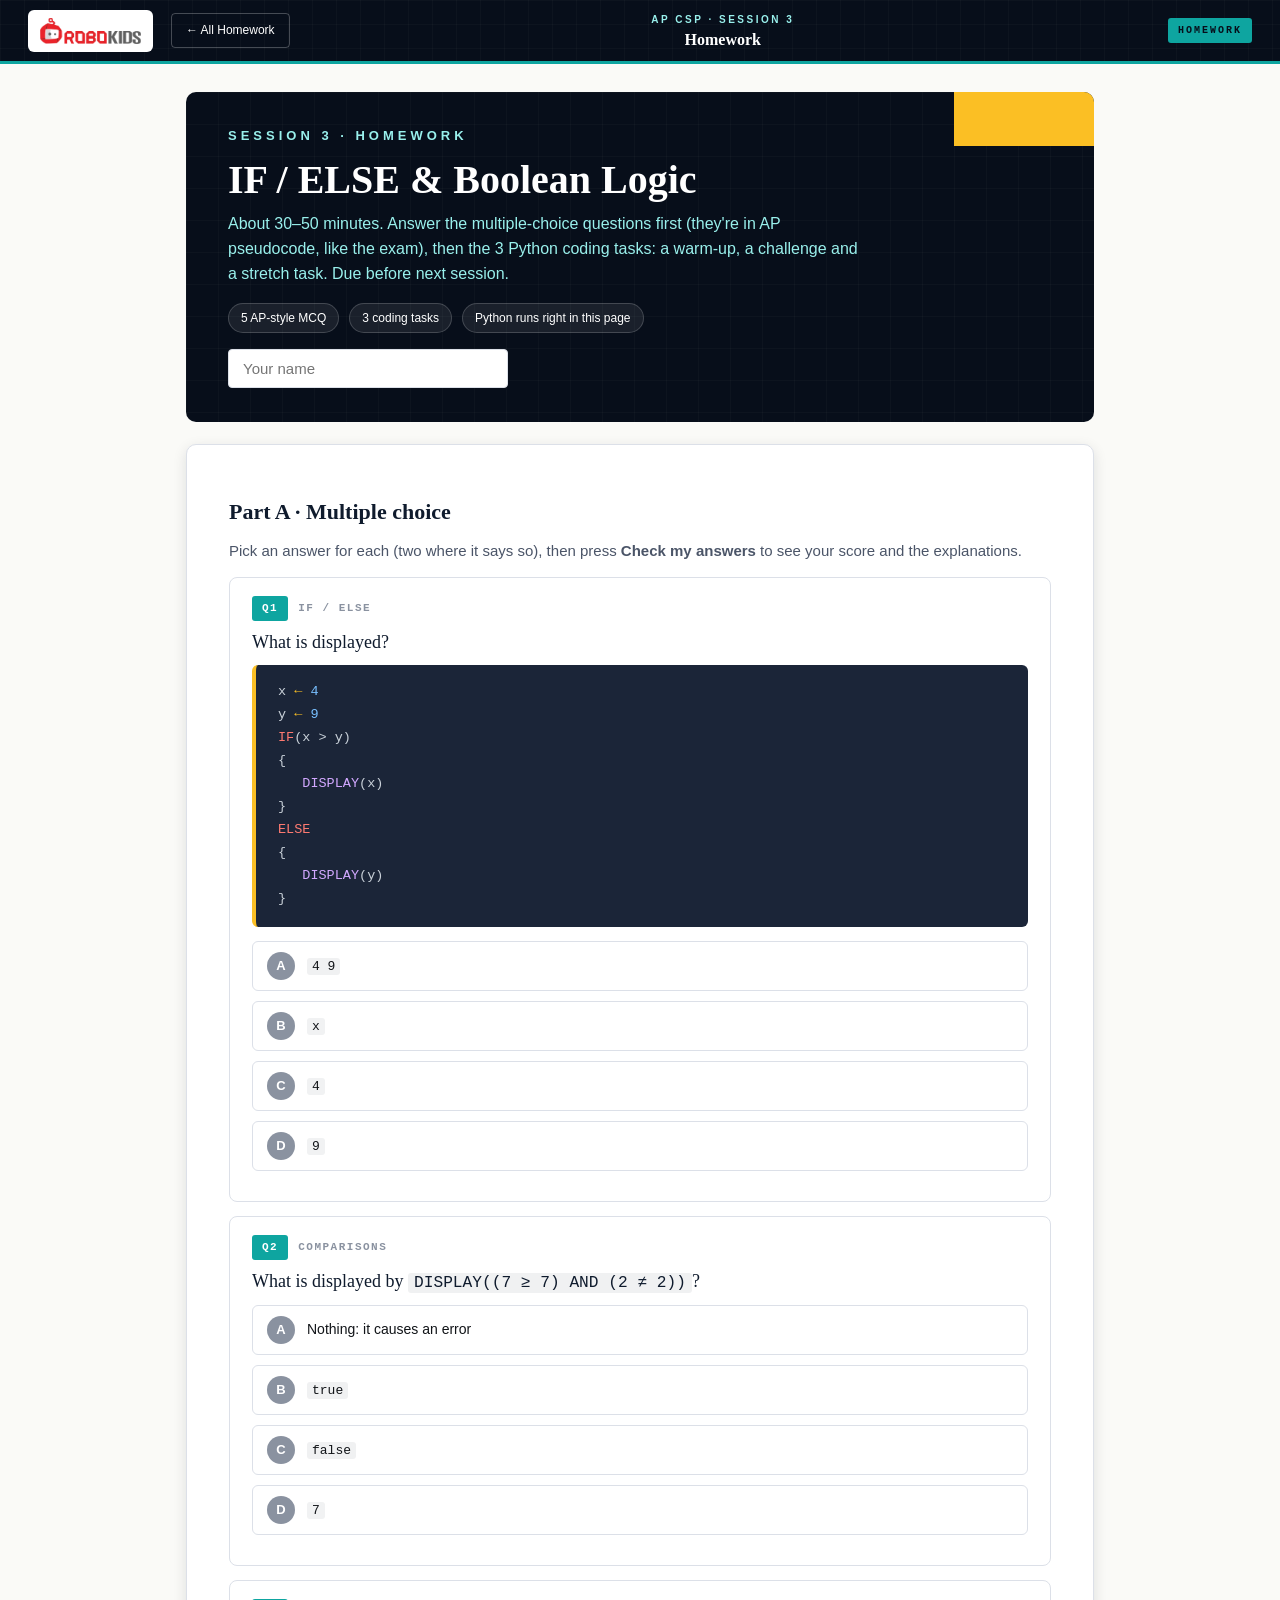
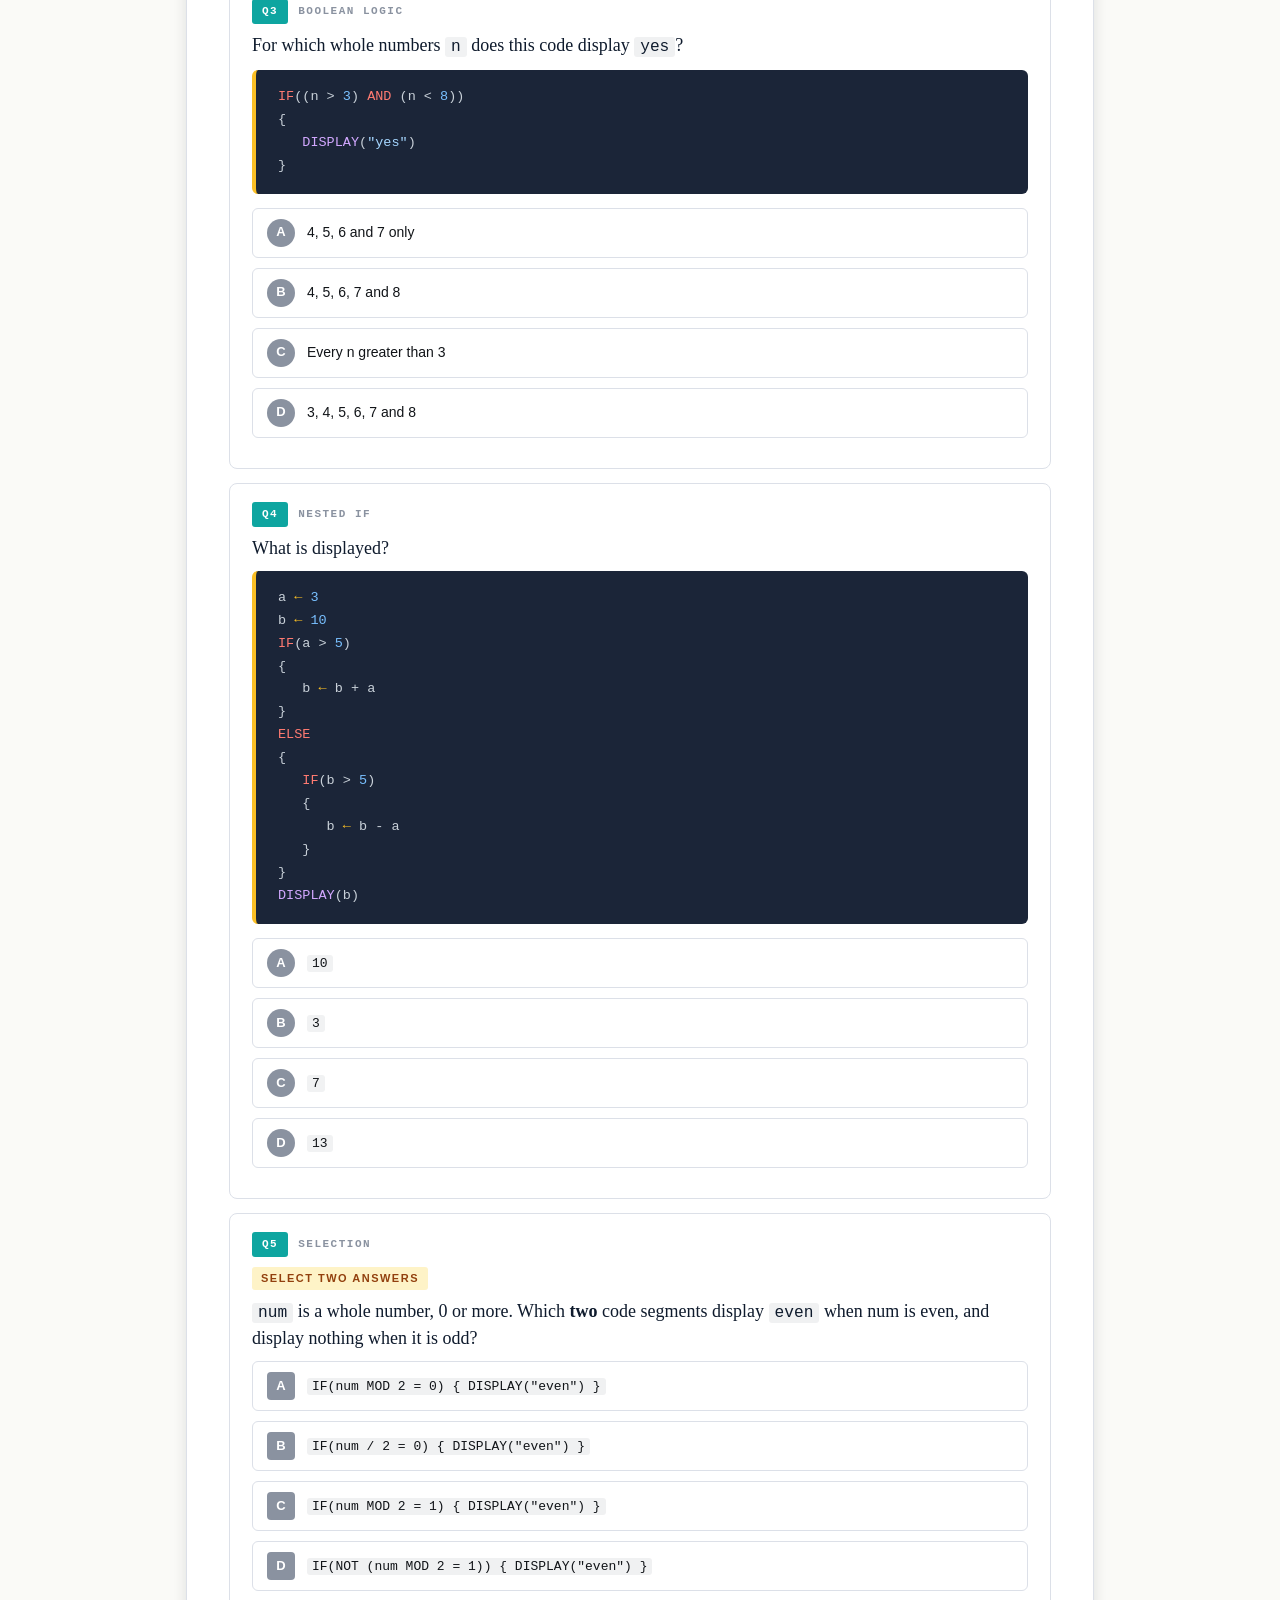
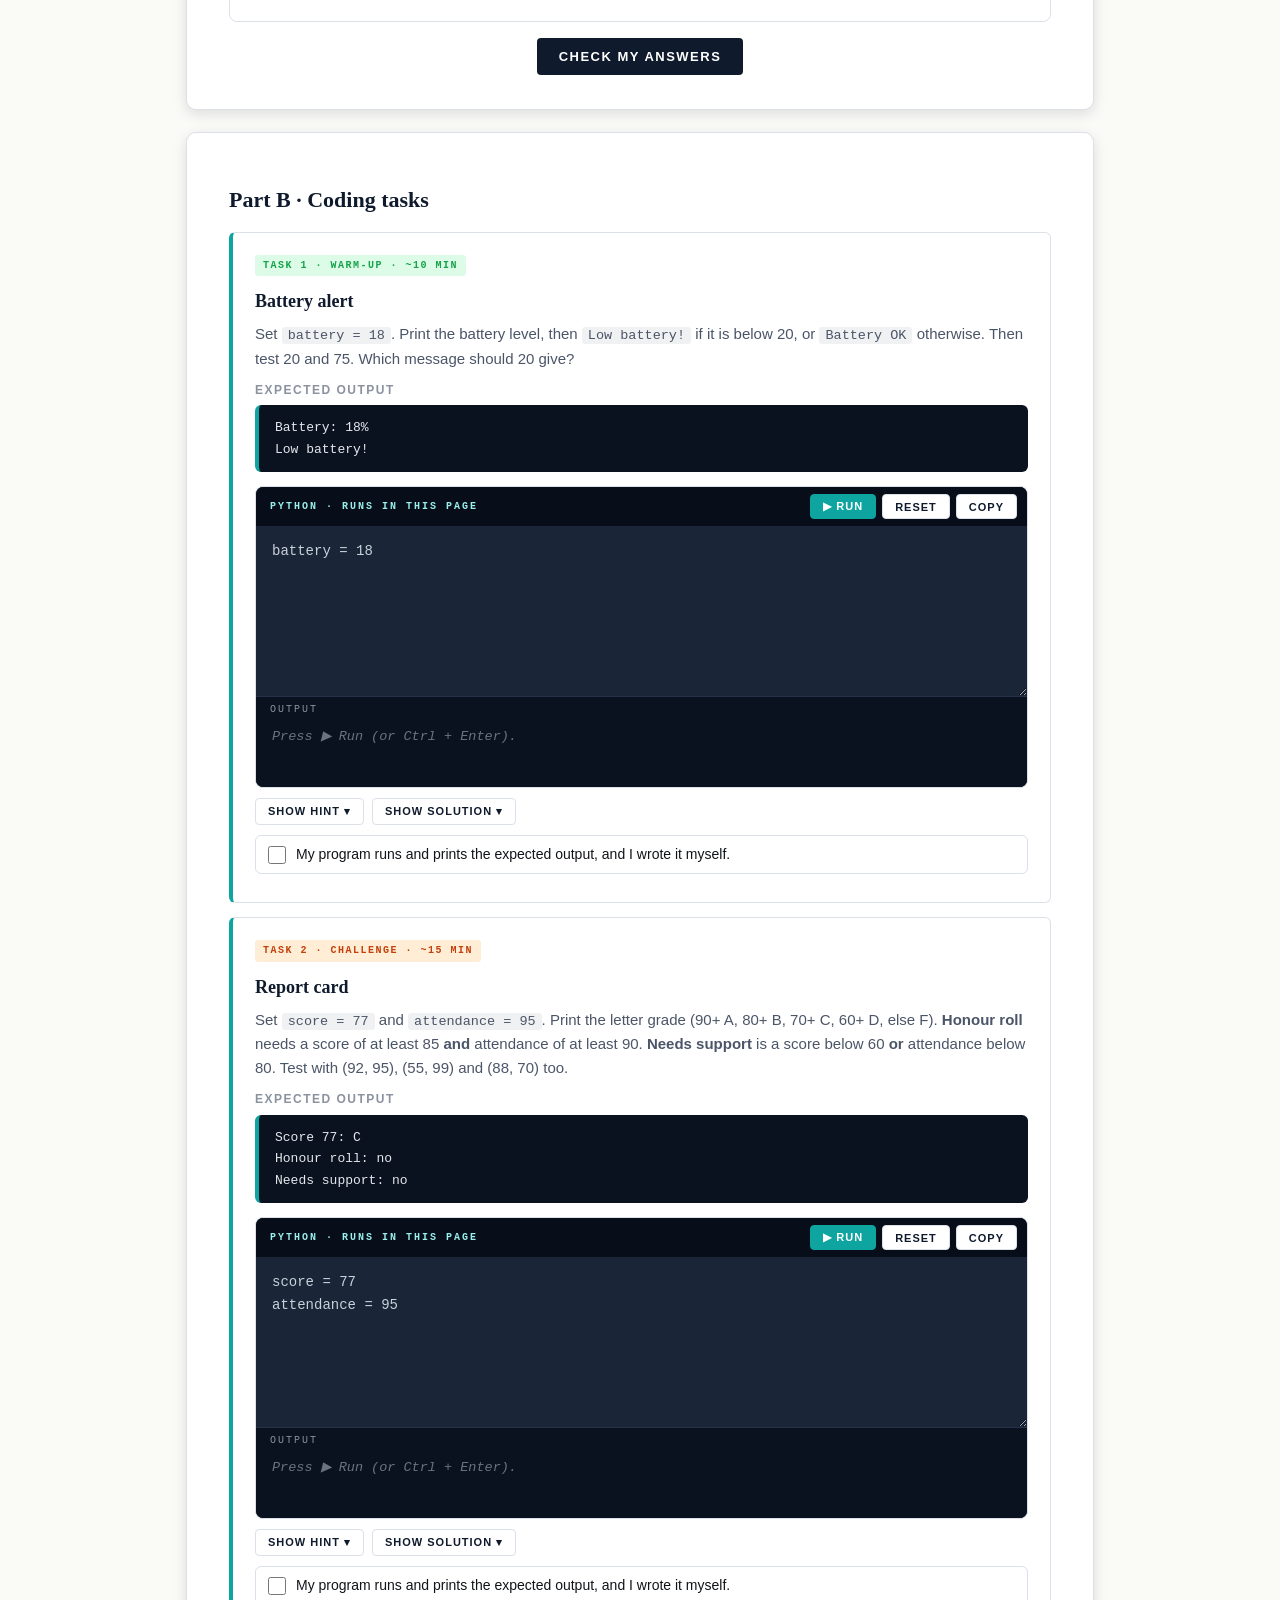
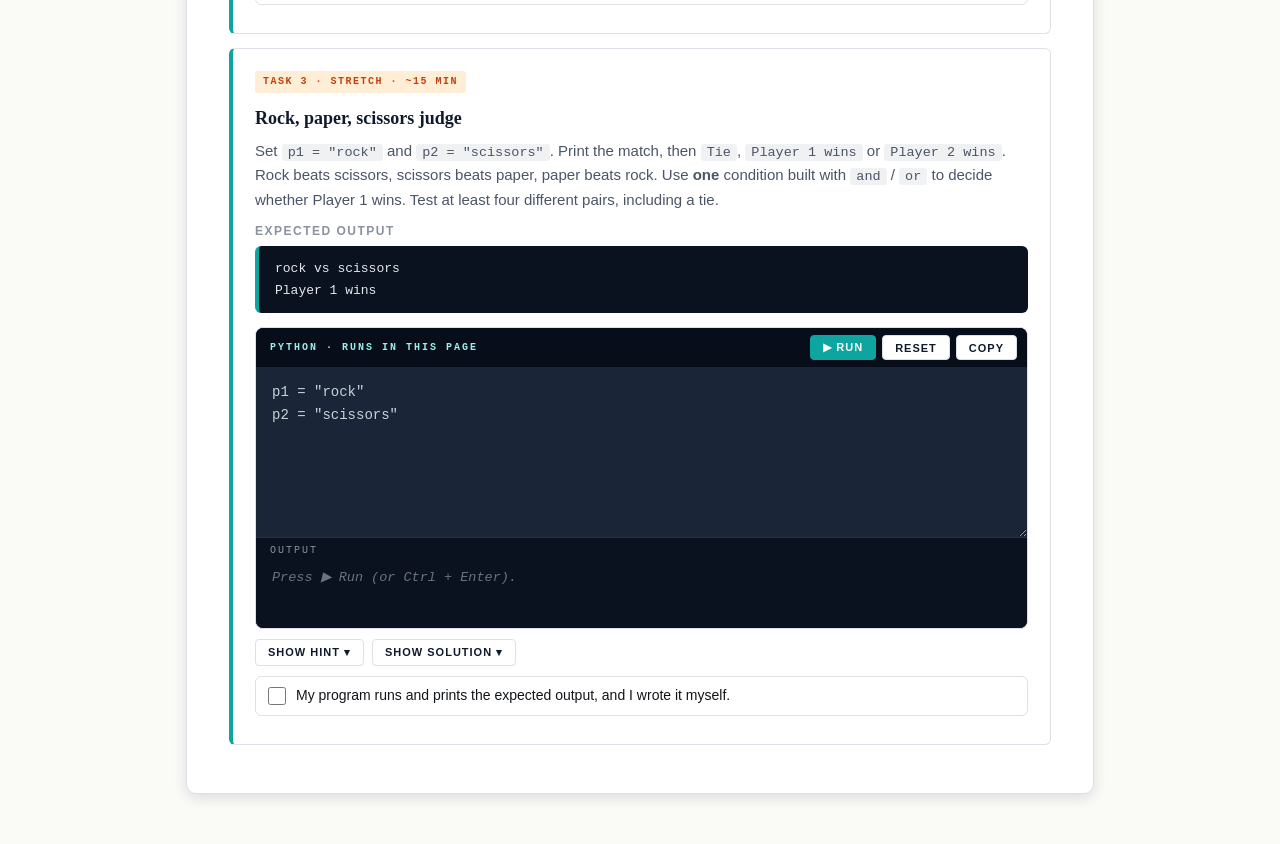
<file: s03/homework.html>
<!DOCTYPE html>
<html lang="en" class="page">
<head>
<meta charset="UTF-8">
<meta name="viewport" content="width=device-width, initial-scale=1.0">
<title>Session 3 Homework · RoboKids</title>
<link rel="stylesheet" href="../assets/rk.css">
</head>
<body class="page">
<header class="topbar">
  <div class="logo-wrap"><img src="../assets/logo.jpg" alt="RoboKids"></div>
  <a href="../index.html" class="topbar-home">← All Homework</a>
  <div class="topbar-title-wrap">
    <div class="topbar-crumb">AP CSP · Session 3</div>
    <div class="topbar-title">Homework</div>
  </div>
  <div class="topbar-section-tag" id="sectionTag">HOMEWORK</div>
</header>

<div class="page-wrap" id="hwRoot" data-session="Session 3 · IF / ELSE &amp; Boolean Logic">
  <div class="page-hero">
    <div class="title-eyebrow">Session 3 · Homework</div>
    <h1>IF / ELSE &amp; Boolean Logic</h1>
    <p>About 30–50 minutes. Answer the multiple-choice questions first (they're in AP pseudocode, like the exam), then the 3 Python coding tasks: a warm-up, a challenge and a stretch task. Due before next session.</p>
    <div class="meta-row"><span class="meta-chip">5 AP-style MCQ</span><span class="meta-chip">3 coding tasks</span><span class="meta-chip">Python runs right in this page</span></div>
    <div style="margin-top:16px;position:relative;"><input class="name-input" id="nameInput" placeholder="Your name"></div>
  </div>
  <div class="card">
    <h3 class="card-title">Part A · Multiple choice</h3>
    <p>Pick an answer for each (two where it says so), then press <b>Check my answers</b> to see your score and the explanations.</p>
    <div class="q" data-ans="0">
  <div class="q-head"><span class="quiz-q-num">Q1</span><span class="q-topic">IF / ELSE</span></div>
  <div class="q-text">What is displayed?</div>
  <div class="quiz-code-prompt ap">x <span class="arrow">←</span> <span class="num">4</span>
y <span class="arrow">←</span> <span class="num">9</span>
<span class="kw">IF</span>(x &gt; y)
{
   <span class="fn">DISPLAY</span>(x)
}
<span class="kw">ELSE</span>
{
   <span class="fn">DISPLAY</span>(y)
}</div>
  <div class="quiz-options"><div class="quiz-option"><div class="letter">A</div><div class="opt-text"><code>9</code></div></div><div class="quiz-option"><div class="letter">B</div><div class="opt-text"><code>4</code></div></div><div class="quiz-option"><div class="letter">C</div><div class="opt-text"><code>4 9</code></div></div><div class="quiz-option"><div class="letter">D</div><div class="opt-text"><code>x</code></div></div></div>
  <div class="q-why"><strong>Answer: 9.</strong> 4 &gt; 9 is false, so the ELSE block displays y, which is 9. This code always displays the larger of the two numbers.</div>
</div>
<div class="q" data-ans="0">
  <div class="q-head"><span class="quiz-q-num">Q2</span><span class="q-topic">Comparisons</span></div>
  <div class="q-text">What is displayed by <code>DISPLAY((7 ≥ 7) AND (2 ≠ 2))</code>?</div>
  
  <div class="quiz-options"><div class="quiz-option"><div class="letter">A</div><div class="opt-text"><code>false</code></div></div><div class="quiz-option"><div class="letter">B</div><div class="opt-text"><code>true</code></div></div><div class="quiz-option"><div class="letter">C</div><div class="opt-text"><code>7</code></div></div><div class="quiz-option"><div class="letter">D</div><div class="opt-text">Nothing: it causes an error</div></div></div>
  <div class="q-why"><strong>Answer: false.</strong> 7 ≥ 7 is true (7 is at least 7). 2 ≠ 2 is false. true AND false is false.</div>
</div>
<div class="q" data-ans="0">
  <div class="q-head"><span class="quiz-q-num">Q3</span><span class="q-topic">Boolean logic</span></div>
  <div class="q-text">For which whole numbers <code>n</code> does this code display <code>yes</code>?</div>
  <div class="quiz-code-prompt ap"><span class="kw">IF</span>((n &gt; <span class="num">3</span>) <span class="kw">AND</span> (n &lt; <span class="num">8</span>))
{
   <span class="fn">DISPLAY</span>(<span class="str">"yes"</span>)
}</div>
  <div class="quiz-options"><div class="quiz-option"><div class="letter">A</div><div class="opt-text">4, 5, 6 and 7 only</div></div><div class="quiz-option"><div class="letter">B</div><div class="opt-text">3, 4, 5, 6, 7 and 8</div></div><div class="quiz-option"><div class="letter">C</div><div class="opt-text">Every n greater than 3</div></div><div class="quiz-option"><div class="letter">D</div><div class="opt-text">4, 5, 6, 7 and 8</div></div></div>
  <div class="q-why"><strong>Answer: 4, 5, 6 and 7 only.</strong> Both parts must be true: n &gt; 3 rules out 3 and below, and n &lt; 8 rules out 8 and above. &gt; and &lt; do not include the end values.</div>
</div>
<div class="q" data-ans="0">
  <div class="q-head"><span class="quiz-q-num">Q4</span><span class="q-topic">Nested IF</span></div>
  <div class="q-text">What is displayed?</div>
  <div class="quiz-code-prompt ap">a <span class="arrow">←</span> <span class="num">3</span>
b <span class="arrow">←</span> <span class="num">10</span>
<span class="kw">IF</span>(a &gt; <span class="num">5</span>)
{
   b <span class="arrow">←</span> b + a
}
<span class="kw">ELSE</span>
{
   <span class="kw">IF</span>(b &gt; <span class="num">5</span>)
   {
      b <span class="arrow">←</span> b - a
   }
}
<span class="fn">DISPLAY</span>(b)</div>
  <div class="quiz-options"><div class="quiz-option"><div class="letter">A</div><div class="opt-text"><code>7</code></div></div><div class="quiz-option"><div class="letter">B</div><div class="opt-text"><code>13</code></div></div><div class="quiz-option"><div class="letter">C</div><div class="opt-text"><code>10</code></div></div><div class="quiz-option"><div class="letter">D</div><div class="opt-text"><code>3</code></div></div></div>
  <div class="q-why"><strong>Answer: 7.</strong> 3 &gt; 5 is false, so the ELSE runs. Inside it, 10 &gt; 5 is true, so b = 10 − 3 = 7. 13 comes from running the first block by mistake.</div>
</div>
<div class="q" data-ans="0,1" data-multi="2">
  <div class="q-head"><span class="quiz-q-num">Q5</span><span class="q-topic">Selection</span></div>
  <div class="pick2">Select two answers</div><div class="q-text"><code>num</code> is a whole number, 0 or more. Which <b>two</b> code segments display <code>even</code> when num is even, and display nothing when it is odd?</div>
  
  <div class="quiz-options"><div class="quiz-option"><div class="letter">A</div><div class="opt-text"><code>IF(num MOD 2 = 0) { DISPLAY("even") }</code></div></div><div class="quiz-option"><div class="letter">B</div><div class="opt-text"><code>IF(NOT (num MOD 2 = 1)) { DISPLAY("even") }</code></div></div><div class="quiz-option"><div class="letter">C</div><div class="opt-text"><code>IF(num / 2 = 0) { DISPLAY("even") }</code></div></div><div class="quiz-option"><div class="letter">D</div><div class="opt-text"><code>IF(num MOD 2 = 1) { DISPLAY("even") }</code></div></div></div>
  <div class="q-why"><strong>Answer: "MOD 2 = 0" and "NOT (MOD 2 = 1)".</strong> For whole numbers the remainder is either 0 or 1, so "not 1" means "0". <code>num / 2 = 0</code> is only true for 0, and "MOD 2 = 1" picks the odd numbers.</div>
</div>
    <div style="text-align:center;margin-top:16px;"><button class="btn" id="checkHw">Check my answers</button></div>
  </div>
  <div class="card">
    <h3 class="card-title">Part B · Coding tasks</h3>
    <div class="step">
  <div class="lab-level easy">TASK 1 · WARM-UP · ~10 MIN</div>
  <div class="step-title">Battery alert</div>
  <p>Set <code>battery = 18</code>. Print the battery level, then <code>Low battery!</code> if it is below 20, or <code>Battery OK</code> otherwise. Then test 20 and 75. Which message should 20 give?</p>
  
  <div class="expect">Expected output</div><pre class="code-block output small">Battery: 18%
Low battery!</pre>
  <div class="py-runner compact" data-tpl="task1"></div>
<script type="text/plain" id="task1">
battery = 18
</script>
  <div class="btn-row">
    <button class="small-btn toggle-btn" data-box="th1">Show hint ▾</button>
    <button class="small-btn toggle-btn" data-box="ts1">Show solution ▾</button>
  </div>
  <div class="hidden-block demo-note" id="th1"><code>print("Battery: " + str(battery) + "%")</code> joins the text with no spaces. Then <code>if battery &lt; 20:</code>.</div>
  <div class="hidden-block" id="ts1"><pre class="code-block">battery = <span class="num">18</span>
<span class="fn">print</span>(<span class="str">"Battery: "</span> + <span class="fn">str</span>(battery) + <span class="str">"%"</span>)
<span class="kw">if</span> battery &lt; <span class="num">20</span>:
    <span class="fn">print</span>(<span class="str">"Low battery!"</span>)
<span class="kw">else</span>:
    <span class="fn">print</span>(<span class="str">"Battery OK"</span>)</pre></div>
  <div class="rubric"><label><input type="checkbox" class="task-done"> <span>My program runs and prints the expected output, and I wrote it myself.</span></label></div>
</div><div class="step">
  <div class="lab-level hard">TASK 2 · CHALLENGE · ~15 MIN</div>
  <div class="step-title">Report card</div>
  <p>Set <code>score = 77</code> and <code>attendance = 95</code>. Print the letter grade (90+ A, 80+ B, 70+ C, 60+ D, else F). <b>Honour roll</b> needs a score of at least 85 <b>and</b> attendance of at least 90. <b>Needs support</b> is a score below 60 <b>or</b> attendance below 80. Test with (92, 95), (55, 99) and (88, 70) too.</p>
  
  <div class="expect">Expected output</div><pre class="code-block output small">Score 77: C
Honour roll: no
Needs support: no</pre>
  <div class="py-runner compact" data-tpl="task2"></div>
<script type="text/plain" id="task2">
score = 77
attendance = 95
</script>
  <div class="btn-row">
    <button class="small-btn toggle-btn" data-box="th2">Show hint ▾</button>
    <button class="small-btn toggle-btn" data-box="ts2">Show solution ▾</button>
  </div>
  <div class="hidden-block demo-note" id="th2">Store the grade in a variable with an <code>if / elif</code> chain (highest first), then <code>print("Score " + str(score) + ": " + grade)</code>.</div>
  <div class="hidden-block" id="ts2"><pre class="code-block">score = <span class="num">77</span>
attendance = <span class="num">95</span>
<span class="kw">if</span> score &gt;= <span class="num">90</span>:
    grade = <span class="str">"A"</span>
<span class="kw">elif</span> score &gt;= <span class="num">80</span>:
    grade = <span class="str">"B"</span>
<span class="kw">elif</span> score &gt;= <span class="num">70</span>:
    grade = <span class="str">"C"</span>
<span class="kw">elif</span> score &gt;= <span class="num">60</span>:
    grade = <span class="str">"D"</span>
<span class="kw">else</span>:
    grade = <span class="str">"F"</span>
<span class="fn">print</span>(<span class="str">"Score "</span> + <span class="fn">str</span>(score) + <span class="str">": "</span> + grade)
<span class="kw">if</span> score &gt;= <span class="num">85</span> <span class="kw">and</span> attendance &gt;= <span class="num">90</span>:
    <span class="fn">print</span>(<span class="str">"Honour roll: yes"</span>)
<span class="kw">else</span>:
    <span class="fn">print</span>(<span class="str">"Honour roll: no"</span>)
<span class="kw">if</span> score &lt; <span class="num">60</span> <span class="kw">or</span> attendance &lt; <span class="num">80</span>:
    <span class="fn">print</span>(<span class="str">"Needs support: yes"</span>)
<span class="kw">else</span>:
    <span class="fn">print</span>(<span class="str">"Needs support: no"</span>)</pre></div>
  <div class="rubric"><label><input type="checkbox" class="task-done"> <span>My program runs and prints the expected output, and I wrote it myself.</span></label></div>
</div><div class="step">
  <div class="lab-level hard">TASK 3 · STRETCH · ~15 MIN</div>
  <div class="step-title">Rock, paper, scissors judge</div>
  <p>Set <code>p1 = "rock"</code> and <code>p2 = "scissors"</code>. Print the match, then <code>Tie</code>, <code>Player 1 wins</code> or <code>Player 2 wins</code>. Rock beats scissors, scissors beats paper, paper beats rock. Use <b>one</b> condition built with <code>and</code> / <code>or</code> to decide whether Player 1 wins. Test at least four different pairs, including a tie.</p>
  
  <div class="expect">Expected output</div><pre class="code-block output small">rock vs scissors
Player 1 wins</pre>
  <div class="py-runner compact" data-tpl="task3"></div>
<script type="text/plain" id="task3">
p1 = "rock"
p2 = "scissors"
</script>
  <div class="btn-row">
    <button class="small-btn toggle-btn" data-box="th3">Show hint ▾</button>
    <button class="small-btn toggle-btn" data-box="ts3">Show solution ▾</button>
  </div>
  <div class="hidden-block demo-note" id="th3">Check for a tie first. Player 1 wins if <code>(p1 == "rock" and p2 == "scissors") or (…) or (…)</code>. Anything else means Player 2 wins.</div>
  <div class="hidden-block" id="ts3"><pre class="code-block">p1 = <span class="str">"rock"</span>
p2 = <span class="str">"scissors"</span>
<span class="fn">print</span>(p1, <span class="str">"vs"</span>, p2)
<span class="kw">if</span> p1 == p2:
    <span class="fn">print</span>(<span class="str">"Tie"</span>)
<span class="kw">elif</span> (p1 == <span class="str">"rock"</span> <span class="kw">and</span> p2 == <span class="str">"scissors"</span>) <span class="kw">or</span> (p1 == <span class="str">"scissors"</span> <span class="kw">and</span> p2 == <span class="str">"paper"</span>) <span class="kw">or</span> (p1 == <span class="str">"paper"</span> <span class="kw">and</span> p2 == <span class="str">"rock"</span>):
    <span class="fn">print</span>(<span class="str">"Player 1 wins"</span>)
<span class="kw">else</span>:
    <span class="fn">print</span>(<span class="str">"Player 2 wins"</span>)</pre></div>
  <div class="rubric"><label><input type="checkbox" class="task-done"> <span>My program runs and prints the expected output, and I wrote it myself.</span></label></div>
</div>
  </div>
  <div class="score-card" id="scoreCard">
    <div class="eyebrow">Homework result</div>
    <div class="score-big" id="scoreBig"></div>
    <div class="score-sub" id="scoreSub"></div>
    <div class="score-band" id="scoreBand"></div>
    <p style="font-size:13px;color:var(--ink-soft);margin-top:12px;">Tick the task boxes above when your code works. Then 📸 screenshot this card for your teacher.</p>
  </div>
</div>
<script src="../assets/rk.js"></script>
</body></html>
</file>
<file: assets/rk.css>
:root {
    --navy: #0F1B2D;
    --navy-deep: #070E1A;
    --navy-mid: #1A2B45;
    --teal: #0EA5A0;
    --teal-soft: #99F0EC;
    --teal-deep: #0B7C78;
    --gold: #FBBF24;
    --gold-soft: #FEF3C7;
    --orange: #FB923C;
    --orange-soft: #FFEDD5;
    --red: #DC2626;
    --green: #16A34A;
    --green-soft: #DCFCE7;
    --scratch-control: #FFAB19;
    --scratch-control-dark: #CF8B17;

    --paper: #FAFAF7;
    --paper-warm: #F5F4ED;
    --ink: #111418;
    --ink-soft: #4B5568;
    --ink-light: #8A92A0;
    --border: #DCE0E8;

    --code-bg: #1B2538;
    --code-text: #C9D1D9;
    --code-keyword: #FF7B72;
    --code-fn: #D2A8FF;
    --code-num: #79C0FF;
    --code-str: #A5D6FF;
    --code-comment: #8B949E;

    --shadow-md: 0 4px 14px rgba(15,27,45,0.12);

    --topbar-h: 64px;
    --footbar-h: 60px;
  }
  * { box-sizing: border-box; margin: 0; padding: 0; }
  html, body {
    background: var(--paper);
    color: var(--ink);
    font-family: -apple-system, BlinkMacSystemFont, "Segoe UI", Calibri, sans-serif;
    line-height: 1.55;
    -webkit-font-smoothing: antialiased;
    height: 100%;
    overflow: hidden;
  }
  body { position: relative; }
  a { color: var(--teal); text-decoration: none; }
  a:hover { text-decoration: underline; }

  /* TOPBAR */
  .topbar {
    position: absolute;
    top: 0; left: 0; right: 0;
    height: var(--topbar-h);
    background: var(--navy-deep);
    background-image:
      linear-gradient(rgba(255,255,255,0.025) 1px, transparent 1px),
      linear-gradient(90deg, rgba(255,255,255,0.025) 1px, transparent 1px);
    background-size: 24px 24px;
    border-bottom: 3px solid var(--teal);
    color: white;
    display: flex;
    align-items: center;
    padding: 0 28px;
    z-index: 50;
  }
  .logo-wrap {
    background: white;
    border-radius: 6px;
    padding: 6px 12px;
    height: 42px;
    display: flex;
    align-items: center;
    margin-right: 18px;
  }
  .logo-wrap img { height: 26px; display: block; }
  .topbar-home {
    color: white;
    font-size: 12px;
    padding: 7px 14px;
    border: 1px solid rgba(255,255,255,0.25);
    border-radius: 4px;
    transition: all 0.15s;
  }
  .topbar-home:hover {
    background: var(--teal);
    border-color: var(--teal);
    text-decoration: none;
  }
  .topbar-title-wrap {
    flex: 1;
    display: flex;
    flex-direction: column;
    align-items: center;
    justify-content: center;
    margin: 0 20px;
    min-width: 0;
  }
  .topbar-crumb {
    font-size: 10px;
    color: var(--teal-soft);
    font-weight: 700;
    letter-spacing: 2.5px;
    text-transform: uppercase;
    margin-bottom: 3px;
  }
  .topbar-title {
    font-family: Georgia, serif;
    font-size: 16px;
    font-weight: 700;
    color: white;
    line-height: 1.2;
    white-space: nowrap;
    overflow: hidden;
    text-overflow: ellipsis;
    max-width: 100%;
  }
  .topbar-section-tag {
    background: var(--teal);
    color: var(--navy-deep);
    font-size: 10px;
    font-weight: 700;
    letter-spacing: 2px;
    padding: 5px 10px;
    border-radius: 3px;
    text-transform: uppercase;
    font-family: "SF Mono", monospace;
    white-space: nowrap;
    margin-left: 12px;
  }

  /* STAGE — no sidebar, full width */
  .stage {
    position: absolute;
    top: var(--topbar-h);
    bottom: var(--footbar-h);
    left: 0; right: 0;
    overflow: hidden;
  }
  .slides-area {
    position: relative;
    width: 100%;
    height: 100%;
    background: var(--paper);
  }
  .slide {
    position: absolute;
    inset: 0;
    overflow-y: auto;
    opacity: 0;
    pointer-events: none;
    transition: opacity 0.2s ease;
  }
  .slide.active { opacity: 1; pointer-events: auto; }
  .slide-inner {
    max-width: 920px;
    margin: 28px auto;
    background: white;
    border: 1px solid var(--border);
    border-radius: 10px;
    box-shadow: var(--shadow-md);
    min-height: calc(100% - 56px);
    padding: 40px 48px;
  }

  /* FOOTBAR */
  .footbar {
    position: absolute;
    bottom: 0; left: 0; right: 0;
    height: var(--footbar-h);
    background: white;
    border-top: 1px solid var(--border);
    display: flex;
    align-items: center;
    justify-content: space-between;
    padding: 0 28px;
    z-index: 40;
  }
  .nav-btn {
    background: var(--navy);
    color: white;
    border: none;
    padding: 11px 22px;
    font-size: 13px;
    font-weight: 700;
    letter-spacing: 1.5px;
    text-transform: uppercase;
    border-radius: 4px;
    cursor: pointer;
    transition: all 0.15s;
    font-family: inherit;
    min-width: 140px;
  }
  .nav-btn:hover:not(:disabled) {
    background: var(--teal);
    transform: translateY(-1px);
  }
  .nav-btn:disabled {
    background: var(--border);
    color: var(--ink-light);
    cursor: not-allowed;
  }
  .progress-readout {
    display: flex;
    flex-direction: column;
    align-items: center;
    gap: 6px;
  }
  .progress-bar {
    width: 260px;
    height: 4px;
    background: var(--border);
    border-radius: 2px;
    overflow: hidden;
  }
  .progress-fill {
    height: 100%;
    background: var(--teal);
    transition: width 0.3s ease;
  }
  .progress-label {
    font-family: "SF Mono", Consolas, monospace;
    font-size: 12px;
    color: var(--ink-soft);
    font-weight: 600;
  }
  .progress-label .current { color: var(--teal); font-weight: 700; }

  /* SHARED TYPOGRAPHY */
  .eyebrow {
    font-size: 11px;
    font-weight: 700;
    letter-spacing: 3px;
    color: var(--teal);
    text-transform: uppercase;
    margin-bottom: 10px;
  }
  .eyebrow.gold { color: var(--gold); }
  .eyebrow.orange { color: var(--orange); }
  .eyebrow.red { color: var(--red); }
  h2.section-title {
    font-family: Georgia, "Times New Roman", serif;
    font-size: 32px;
    font-weight: 700;
    line-height: 1.2;
    color: var(--navy);
    margin-bottom: 18px;
    letter-spacing: -0.3px;
  }
  .section-lede {
    font-size: 16px;
    color: var(--ink-soft);
    margin-bottom: 20px;
    line-height: 1.6;
  }

  /* TITLE SLIDE */
  .title-slide {
    background: var(--navy-deep);
    background-image:
      linear-gradient(rgba(255,255,255,0.025) 1px, transparent 1px),
      linear-gradient(90deg, rgba(255,255,255,0.025) 1px, transparent 1px);
    background-size: 32px 32px;
    color: white;
    margin: -40px -48px;
    padding: 64px 60px 70px;
    border-radius: 10px;
    min-height: 100%;
    position: relative;
    overflow: hidden;
    display: flex;
    flex-direction: column;
    justify-content: center;
  }
  .title-slide::before {
    content: '';
    position: absolute;
    top: 0; right: 0;
    width: 220px; height: 90px;
    background: var(--gold);
  }
  .title-slide::after {
    content: '';
    position: absolute;
    bottom: 0; left: 0;
    width: 110px; height: 60px;
    background: var(--teal);
  }
  .title-eyebrow {
    color: var(--teal-soft);
    font-size: 13px;
    font-weight: 700;
    letter-spacing: 4px;
    text-transform: uppercase;
    margin-bottom: 22px;
    position: relative; z-index: 1;
  }
  .title-heading {
    font-family: Georgia, serif;
    font-size: 60px;
    font-weight: 700;
    line-height: 1.05;
    margin-bottom: 16px;
    color: white;
    letter-spacing: -1px;
    position: relative; z-index: 1;
  }
  .title-tagline {
    font-size: 20px;
    color: var(--teal-soft);
    line-height: 1.45;
    max-width: 600px;
    margin-bottom: 28px;
    position: relative; z-index: 1;
  }

  /* COMPARE FRAMES (Scratch vs Python) */
  .compare-grid {
    display: grid;
    grid-template-columns: 1fr 1fr;
    gap: 18px;
    margin: 12px 0 18px;
  }
  .compare-frame {
    background: white;
    border: 1px solid var(--border);
    border-radius: 8px;
    padding: 18px;
  }
  .compare-frame.scratch {
    background: #FFF8EC;
    border-color: var(--scratch-control-dark);
  }
  .compare-label {
    font-size: 10px;
    font-weight: 700;
    letter-spacing: 2.5px;
    text-transform: uppercase;
    margin-bottom: 12px;
    text-align: center;
  }
  .compare-frame.scratch .compare-label { color: var(--scratch-control-dark); }
  .compare-frame:not(.scratch) .compare-label { color: var(--teal); }

  /* SCRATCH BLOCK STYLING */
  .scratch-stack {
    display: flex;
    flex-direction: column;
    gap: 0;
    align-items: flex-start;
    font-family: "Helvetica Neue", Arial, sans-serif;
    margin: 8px 0;
  }
  .sblock {
    color: white;
    font-size: 13px;
    font-weight: 600;
    padding: 7px 14px;
    border-radius: 4px;
    border: 1px solid;
    display: inline-flex;
    align-items: center;
    gap: 6px;
    margin-bottom: 2px;
  }
  .sblock.event {
    background: #FFBF00;
    border-color: #CC9900;
    box-shadow: 0 1px 0 #CC9900;
  }
  .sblock.looks {
    background: #9966FF;
    border-color: #774DCB;
    box-shadow: 0 1px 0 #774DCB;
  }
  .sblock.control-c {
    background: var(--scratch-control);
    border-color: var(--scratch-control-dark);
    box-shadow: 0 1px 0 var(--scratch-control-dark);
  }
  .sblock-pill {
    background: rgba(255,255,255,0.25);
    color: white;
    padding: 2px 8px;
    border-radius: 10px;
    font-size: 12px;
    font-weight: 600;
  }
  .sblock-inside {
    margin-left: 20px;
    padding-left: 8px;
    border-left: 6px solid var(--scratch-control);
    margin-bottom: 2px;
    display: flex;
    flex-direction: column;
    gap: 2px;
    align-items: flex-start;
  }
  .sblock-cap {
    background: var(--scratch-control);
    border: 1px solid var(--scratch-control-dark);
    width: 30px;
    height: 8px;
    border-radius: 0 0 4px 4px;
  }

  /* CODE BLOCKS */
  pre.code-block {
    background: var(--code-bg);
    color: var(--code-text);
    font-family: "SF Mono", Consolas, monospace;
    font-size: 14px;
    line-height: 1.65;
    padding: 18px 22px;
    border-radius: 6px;
    overflow: auto;
    margin: 0;
    white-space: pre;
  }
  pre.code-block .kw { color: var(--code-keyword); }
  pre.code-block .fn { color: var(--code-fn); }
  pre.code-block .num { color: var(--code-num); }
  pre.code-block .str { color: var(--code-str); }
  pre.code-block .cm { color: var(--code-comment); font-style: italic; }
  pre.code-block .indent-mark {
    background: rgba(251, 191, 36, 0.18);
    border-left: 2px solid var(--gold);
    padding-left: 4px;
    margin-left: -6px;
    display: inline-block;
    min-width: 32px;
  }
  pre.code-block .hl {
    background: rgba(14, 165, 160, 0.18);
    border-radius: 2px;
    padding: 0 3px;
  }

  /* TRY IT BOX */
  .tryit {
    border: 1px solid var(--border);
    border-radius: 8px;
    overflow: hidden;
    margin: 14px 0 4px;
    background: white;
  }
  .tryit-header {
    background: var(--paper-warm);
    padding: 10px 16px;
    border-bottom: 1px solid var(--border);
    display: flex;
    align-items: center;
    justify-content: space-between;
    gap: 12px;
  }
  .tryit-title {
    font-size: 12px;
    font-weight: 700;
    letter-spacing: 1.5px;
    color: var(--teal);
    text-transform: uppercase;
  }
  .tryit-run {
    background: var(--teal);
    color: white;
    border: none;
    padding: 6px 14px;
    font-size: 12px;
    font-weight: 700;
    letter-spacing: 1px;
    text-transform: uppercase;
    border-radius: 4px;
    cursor: pointer;
    font-family: inherit;
    transition: background 0.15s;
  }
  .tryit-run:hover:not(:disabled) { background: var(--teal-deep); }
  .tryit-run:disabled {
    background: var(--ink-light);
    cursor: not-allowed;
  }
  .tryit-editor {
    background: var(--code-bg);
    color: var(--code-text);
    font-family: "SF Mono", Consolas, monospace;
    font-size: 14px;
    line-height: 1.65;
    padding: 16px 20px;
    width: 100%;
    border: none;
    outline: none;
    resize: vertical;
    min-height: 100px;
    white-space: pre;
    overflow: auto;
    tab-size: 4;
  }
  .tryit-output {
    background: #0d1117;
    color: #c9d1d9;
    font-family: "SF Mono", Consolas, monospace;
    font-size: 13px;
    line-height: 1.6;
    padding: 12px 20px;
    border-top: 1px solid #21262d;
    min-height: 38px;
    white-space: pre-wrap;
    max-height: 200px;
    overflow-y: auto;
  }
  .tryit-output.empty {
    color: #6e7681;
    font-style: italic;
  }
  .tryit-output.error { color: #ff7b72; }
  .tryit-output.success::before { content: "▸ "; color: var(--green); }

  /* CALLOUT NOTES */
  .demo-note {
    background: var(--paper-warm);
    border-left: 3px solid var(--teal);
    padding: 12px 18px;
    border-radius: 0 4px 4px 0;
    font-size: 14px;
    color: var(--ink);
    line-height: 1.55;
    margin: 10px 0;
  }
  .demo-note.warn {
    background: var(--gold-soft);
    border-left-color: var(--gold);
  }
  .demo-note.danger {
    background: #FEE2E2;
    border-left-color: var(--red);
  }
  .demo-note.success {
    background: var(--green-soft);
    border-left-color: var(--green);
  }
  .demo-note code {
    font-family: "SF Mono", Consolas, monospace;
    background: rgba(15,27,45,0.06);
    padding: 1px 6px;
    border-radius: 3px;
    font-size: 13px;
  }

  /* GOAL BULLETS */
  .goal-bullets {
    display: grid;
    grid-template-columns: repeat(2, 1fr);
    gap: 14px;
    margin-top: 18px;
  }
  .goal-bullet {
    background: var(--paper-warm);
    border: 1px solid var(--border);
    border-radius: 6px;
    padding: 16px 18px;
  }
  .goal-bullet-num {
    font-family: "SF Mono", Consolas, monospace;
    font-size: 11px;
    color: var(--teal);
    font-weight: 700;
    letter-spacing: 1.5px;
    margin-bottom: 6px;
  }
  .goal-bullet-title {
    font-family: Georgia, serif;
    font-size: 16px;
    font-weight: 700;
    color: var(--navy);
    margin-bottom: 4px;
  }
  .goal-bullet-text {
    font-size: 13px;
    color: var(--ink-soft);
    line-height: 1.5;
  }
  .goal-bullet code {
    font-family: "SF Mono", monospace;
    background: rgba(15,27,45,0.06);
    padding: 1px 5px;
    border-radius: 3px;
    font-size: 12px;
  }

  /* MISTAKES GRID */
  .mistakes-list {
    display: flex;
    flex-direction: column;
    gap: 12px;
    margin: 12px 0;
  }
  .mistake-card {
    display: grid;
    grid-template-columns: 1fr 28px 1fr;
    gap: 14px;
    align-items: center;
    background: var(--paper-warm);
    border: 1px solid var(--border);
    border-radius: 6px;
    padding: 14px 18px;
  }
  .mistake-bad, .mistake-good {
    font-family: "SF Mono", Consolas, monospace;
    font-size: 13px;
    background: var(--code-bg);
    color: var(--code-text);
    padding: 8px 12px;
    border-radius: 4px;
    white-space: pre;
    overflow-x: auto;
  }
  .mistake-bad { border-left: 3px solid var(--red); }
  .mistake-good { border-left: 3px solid var(--green); }
  .mistake-arrow {
    text-align: center;
    color: var(--ink-light);
    font-size: 18px;
  }
  .mistake-why {
    font-size: 12px;
    color: var(--ink-soft);
    font-style: italic;
    grid-column: 1 / -1;
    margin-top: 4px;
  }

  /* RULES OVERVIEW */
  .rules-grid {
    display: grid;
    grid-template-columns: repeat(2, 1fr);
    gap: 14px;
    margin-top: 18px;
  }
  .rule-card {
    background: white;
    border: 1px solid var(--border);
    border-radius: 8px;
    padding: 18px 20px;
    border-top: 4px solid var(--teal);
  }
  .rule-card-num {
    font-family: "SF Mono", monospace;
    font-size: 11px;
    color: var(--teal);
    font-weight: 700;
    letter-spacing: 2px;
    margin-bottom: 6px;
  }
  .rule-card-title {
    font-family: Georgia, serif;
    font-size: 17px;
    font-weight: 700;
    color: var(--navy);
    margin-bottom: 6px;
  }
  .rule-card-text {
    font-size: 13px;
    color: var(--ink-soft);
    line-height: 1.5;
  }
  .rule-card-text code {
    font-family: "SF Mono", monospace;
    background: rgba(15,27,45,0.06);
    padding: 1px 5px;
    border-radius: 3px;
    font-size: 12px;
  }

  /* QUIZ */
  .quiz-eyebrow-line {
    display: flex;
    align-items: center;
    gap: 12px;
    margin-bottom: 8px;
  }
  .quiz-q-num {
    background: var(--teal);
    color: white;
    font-family: "SF Mono", monospace;
    font-size: 11px;
    font-weight: 700;
    letter-spacing: 1.5px;
    padding: 4px 10px;
    border-radius: 3px;
  }
  .quiz-q-rule {
    font-size: 11px;
    color: var(--ink-light);
    font-family: "SF Mono", monospace;
    letter-spacing: 1.5px;
    text-transform: uppercase;
    font-weight: 700;
  }
  .quiz-question {
    font-family: Georgia, serif;
    font-size: 22px;
    color: var(--navy);
    margin: 14px 0 22px;
    line-height: 1.4;
  }
  .quiz-question code {
    background: var(--code-bg);
    color: var(--code-text);
    font-family: "SF Mono", Consolas, monospace;
    padding: 2px 8px;
    border-radius: 3px;
    font-size: 17px;
  }
  .quiz-code-prompt {
    background: var(--code-bg);
    color: var(--code-text);
    font-family: "SF Mono", monospace;
    font-size: 14px;
    line-height: 1.7;
    padding: 16px 22px;
    border-radius: 6px;
    margin: 16px 0 22px;
    white-space: pre;
    overflow-x: auto;
  }
  .quiz-options {
    display: flex;
    flex-direction: column;
    gap: 10px;
    margin-bottom: 12px;
  }
  .quiz-option {
    display: flex;
    align-items: center;
    gap: 12px;
    padding: 14px 18px;
    border: 1px solid var(--border);
    border-radius: 6px;
    background: white;
    cursor: pointer;
    transition: all 0.15s;
    font-size: 15px;
  }
  .quiz-option:hover:not(.locked) {
    border-color: var(--teal);
    background: var(--paper-warm);
  }
  .quiz-option .letter {
    width: 28px;
    height: 28px;
    border-radius: 50%;
    background: var(--ink-light);
    color: white;
    display: flex;
    align-items: center;
    justify-content: center;
    font-weight: 700;
    font-size: 13px;
    flex-shrink: 0;
  }
  .quiz-option .opt-text {
    flex: 1;
  }
  .quiz-option .opt-text code {
    font-family: "SF Mono", monospace;
    background: rgba(15,27,45,0.06);
    padding: 1px 5px;
    border-radius: 3px;
    font-size: 13px;
  }
  .quiz-option.correct {
    background: var(--green-soft);
    border-color: var(--green);
  }
  .quiz-option.correct .letter { background: var(--green); }
  .quiz-option.wrong {
    background: #FEE2E2;
    border-color: var(--red);
  }
  .quiz-option.wrong .letter { background: var(--red); }
  .quiz-option.locked { cursor: default; }
  .quiz-feedback-inline {
    display: none;
    padding: 12px 18px;
    border-radius: 6px;
    font-size: 14px;
    margin-top: 10px;
  }
  .quiz-feedback-inline.show { display: block; }
  .quiz-feedback-inline.correct {
    background: var(--green-soft);
    border-left: 3px solid var(--green);
    color: #14532D;
  }
  .quiz-feedback-inline.wrong {
    background: #FEE2E2;
    border-left: 3px solid var(--red);
    color: #7F1D1D;
  }

  /* EXPLAIN SLIDE */
  .explain-eyebrow {
    display: inline-flex;
    align-items: center;
    gap: 8px;
    background: rgba(14, 165, 160, 0.1);
    color: var(--teal);
    padding: 6px 12px;
    border-radius: 4px;
    font-size: 11px;
    font-weight: 700;
    letter-spacing: 2px;
    text-transform: uppercase;
    margin-bottom: 12px;
    font-family: "SF Mono", monospace;
  }
  .answer-banner {
    background: var(--green-soft);
    border: 1px solid var(--green);
    border-radius: 6px;
    padding: 12px 18px;
    margin-bottom: 18px;
    font-size: 14px;
    color: #14532D;
  }
  .answer-banner strong {
    color: var(--green);
    font-size: 13px;
    letter-spacing: 1.5px;
    text-transform: uppercase;
    display: block;
    margin-bottom: 4px;
    font-weight: 700;
  }
  .answer-banner code {
    font-family: "SF Mono", monospace;
    background: rgba(0,0,0,0.06);
    padding: 1px 6px;
    border-radius: 3px;
    font-size: 13px;
  }

  /* RECAP */
  .recap-grid {
    display: grid;
    grid-template-columns: 1fr 1fr;
    gap: 14px;
    margin-top: 14px;
  }
  .recap-card {
    background: var(--paper-warm);
    border: 1px solid var(--border);
    border-radius: 6px;
    padding: 16px 18px;
    display: flex;
    gap: 14px;
    align-items: flex-start;
  }
  .recap-num {
    flex-shrink: 0;
    width: 28px;
    height: 28px;
    background: var(--teal);
    color: white;
    border-radius: 50%;
    display: flex;
    align-items: center;
    justify-content: center;
    font-family: Georgia, serif;
    font-weight: 700;
    font-size: 14px;
  }
  .recap-title {
    font-family: Georgia, serif;
    font-size: 15px;
    font-weight: 700;
    color: var(--navy);
    margin-bottom: 4px;
  }
  .recap-text {
    font-size: 13px;
    color: var(--ink-soft);
    line-height: 1.5;
  }
  .recap-text code {
    font-family: "SF Mono", monospace;
    background: rgba(15,27,45,0.06);
    padding: 1px 5px;
    border-radius: 3px;
    font-size: 12px;
  }



  /* SELF-CHECK */
  .selfcheck-list {
    display: flex;
    flex-direction: column;
    gap: 10px;
    margin: 18px 0 18px;
  }
  .selfcheck-item {
    display: flex;
    gap: 14px;
    padding: 14px 18px;
    background: white;
    border: 1px solid var(--border);
    border-radius: 6px;
    cursor: pointer;
    align-items: flex-start;
    transition: all 0.15s;
  }
  .selfcheck-item:hover { border-color: var(--teal); background: var(--paper-warm); }
  .selfcheck-item input.sc-cb {
    width: 20px;
    height: 20px;
    margin: 0;
    cursor: pointer;
    accent-color: var(--teal);
    flex-shrink: 0;
    margin-top: 2px;
  }
  .selfcheck-item input.sc-cb:checked + .sc-body .sc-title { color: var(--teal); }
  .selfcheck-item input.sc-cb:checked + .sc-body { opacity: 1; }
  .sc-body { flex: 1; }
  .sc-title {
    font-family: Georgia, serif;
    font-weight: 700;
    font-size: 15px;
    color: var(--navy);
    margin-bottom: 3px;
    transition: color 0.15s;
  }
  .sc-title code {
    font-family: "SF Mono", monospace;
    background: rgba(15,27,45,0.06);
    padding: 1px 5px;
    border-radius: 3px;
    font-size: 13px;
  }
  .sc-text {
    font-size: 13px;
    color: var(--ink-soft);
    line-height: 1.5;
  }
  .sc-text code {
    font-family: "SF Mono", monospace;
    background: rgba(15,27,45,0.06);
    padding: 1px 5px;
    border-radius: 3px;
    font-size: 12px;
  }
  .sc-score-banner {
    background: var(--paper-warm);
    border: 1px solid var(--border);
    border-radius: 6px;
    padding: 14px 18px;
    margin-bottom: 18px;
    display: flex;
    align-items: center;
    gap: 18px;
    transition: all 0.2s;
  }
  .sc-score-banner.partial {
    background: var(--gold-soft);
    border-color: var(--gold);
  }
  .sc-score-banner.good {
    background: var(--green-soft);
    border-color: var(--green);
  }
  .sc-score-banner.perfect {
    background: var(--green-soft);
    border-color: var(--green);
    box-shadow: 0 0 0 3px rgba(22, 163, 74, 0.15);
  }
  .sc-score-num {
    font-family: Georgia, serif;
    font-size: 28px;
    font-weight: 700;
    color: var(--teal);
    line-height: 1;
    flex-shrink: 0;
  }
  .sc-score-banner.good .sc-score-num,
  .sc-score-banner.perfect .sc-score-num { color: var(--green); }
  .sc-score-banner.partial .sc-score-num { color: #B57E00; }
  .sc-score-msg {
    font-size: 14px;
    color: var(--ink);
    line-height: 1.4;
  }

  /* ===== Python to Java additions ===== */
  .section-lede code, .demo-note code, .lab-text code, .bug-list code { font-family: "SF Mono", Consolas, monospace; background: rgba(15,27,45,0.06); padding: 1px 6px; border-radius: 3px; font-size: 0.9em; }
  .compare-frame.python { background: #EEF4FB; border-color: #3776AB; }
  .compare-frame.python .compare-label { color: #3776AB; }
  .compare-frame pre.code-block { font-size: 13px; }
  .frame-note { font-size: 12px; color: var(--ink-soft); margin-top: 10px; font-style: italic; }
  pre.code-block .ty, .quiz-code-prompt .ty { color: #FFA657; }
  .quiz-code-prompt .kw { color: var(--code-keyword); } .quiz-code-prompt .fn { color: var(--code-fn); } .quiz-code-prompt .num { color: var(--code-num); } .quiz-code-prompt .str { color: var(--code-str); } .quiz-code-prompt .cm { color: var(--code-comment); font-style: italic; }
  pre.code-block.small { font-size: 13px; padding: 12px 16px; margin: 8px 0; }
  svg.diagram { width: 100%; height: auto; display: block; background: #FAFAF7; border-radius: 8px; border: 1px solid var(--border); }

  /* Java runner (OneCompiler embed) */
  .java-runner { border: 1px solid var(--border); border-radius: 8px; overflow: hidden; margin: 14px 0 4px; background: white; }
  .java-runner iframe { display: block; width: 100%; height: 430px; border: 0; background: var(--code-bg); }
  .java-runner.compact iframe { height: 340px; }
  .java-runner .jr-placeholder { height: 120px; display: flex; align-items: center; justify-content: center; color: var(--ink-light); font-size: 13px; background: var(--code-bg); }
  .jr-bar { display: flex; align-items: center; justify-content: space-between; gap: 10px; padding: 8px 14px; background: var(--paper-warm); border-top: 1px solid var(--border); font-size: 12px; color: var(--ink-soft); flex-wrap: wrap; }
  .jr-bar .jr-actions { display: flex; gap: 8px; }
  .jr-btn { background: white; border: 1px solid var(--border); color: var(--navy); padding: 5px 12px; font-size: 11px; font-weight: 700; letter-spacing: 1px; text-transform: uppercase; border-radius: 4px; cursor: pointer; font-family: inherit; text-decoration: none; }
  .jr-btn:hover { border-color: var(--teal); color: var(--teal); text-decoration: none; }

  /* Lab */
  .lab-grid { display: grid; grid-template-columns: 1fr 1fr; gap: 16px; margin: 10px 0 6px; }
  .lab-task { background: var(--paper-warm); border: 1px solid var(--border); border-radius: 8px; padding: 16px 18px; min-width: 0; }
  .lab-task pre.code-block { white-space: pre-wrap; word-break: break-word; font-size: 12.5px; padding: 12px 14px; margin: 8px 0; }
  .lab-level { display: inline-block; font-family: "SF Mono", monospace; font-size: 10px; font-weight: 700; letter-spacing: 1.5px; padding: 3px 8px; border-radius: 3px; margin-bottom: 8px; }
  .lab-level.easy { background: var(--green-soft); color: var(--green); }
  .lab-level.hard { background: var(--orange-soft); color: #C2410C; }
  .lab-title { font-family: Georgia, serif; font-size: 17px; font-weight: 700; color: var(--navy); margin-bottom: 6px; }
  .lab-text { font-size: 13px; color: var(--ink-soft); line-height: 1.55; margin: 4px 0; }
  .reveal-btn { margin-top: 8px; background: var(--navy); color: white; border: none; padding: 7px 14px; font-size: 11px; font-weight: 700; letter-spacing: 1px; text-transform: uppercase; border-radius: 4px; cursor: pointer; font-family: inherit; }
  .reveal-btn:hover { background: var(--teal); }
  .solution { display: none; margin-top: 10px; }
  .solution.show { display: block; }
  .bug-list { margin: 6px 0 0 20px; font-size: 13px; color: var(--ink); line-height: 1.7; }
  @media (max-width: 760px) { .lab-grid, .compare-grid, .rules-grid, .goal-bullets { grid-template-columns: 1fr; } .slide-inner { padding: 28px 22px; } .title-heading { font-size: 44px; } }

  /* ===== Scrolling pages (lab / mock / homework / home) ===== */
  html.page, body.page, html:has(> body.page) { overflow: auto !important; height: auto !important; }
  body.page .topbar { position: sticky; top: 0; }
  .page-wrap { max-width: 940px; margin: 28px auto 60px; padding: 0 16px; }
  .card { background: white; border: 1px solid var(--border); border-radius: 10px; box-shadow: var(--shadow-md); padding: 34px 42px; margin-bottom: 22px; }
  .page-hero { background: var(--navy-deep); background-image: linear-gradient(rgba(255,255,255,0.025) 1px, transparent 1px), linear-gradient(90deg, rgba(255,255,255,0.025) 1px, transparent 1px); background-size: 32px 32px; color: white; border-radius: 10px; padding: 34px 42px; margin-bottom: 22px; position: relative; overflow: hidden; }
  .page-hero::before { content: ''; position: absolute; top: 0; right: 0; width: 140px; height: 54px; background: var(--gold); }
  .page-hero .title-eyebrow { margin-bottom: 12px; }
  .page-hero h1 { font-family: Georgia, serif; font-size: 40px; line-height: 1.1; margin-bottom: 10px; position: relative; }
  .page-hero p { color: var(--teal-soft); font-size: 16px; max-width: 640px; position: relative; }
  .meta-row { display: flex; gap: 10px; flex-wrap: wrap; margin-top: 16px; position: relative; }
  .meta-chip { background: rgba(255,255,255,0.08); border: 1px solid rgba(255,255,255,0.18); color: white; font-size: 12px; padding: 5px 12px; border-radius: 20px; }
  h3.card-title { font-family: Georgia, serif; font-size: 22px; color: var(--navy); margin-bottom: 10px; }
  .card p { font-size: 15px; color: var(--ink-soft); line-height: 1.6; margin: 6px 0; }
  .card p code, .card li code, .q-text code, .opt-text code { font-family: "SF Mono", Consolas, monospace; background: rgba(15,27,45,0.06); padding: 1px 6px; border-radius: 3px; font-size: 0.9em; }
  .card ul, .card ol { margin: 6px 0 6px 22px; font-size: 14px; color: var(--ink); line-height: 1.7; }
  .btn { display: inline-block; background: var(--navy); color: white; border: none; padding: 11px 22px; font-size: 13px; font-weight: 700; letter-spacing: 1.5px; text-transform: uppercase; border-radius: 4px; cursor: pointer; font-family: inherit; text-decoration: none; }
  .btn:hover { background: var(--teal); text-decoration: none; }
  .btn:disabled { background: var(--border); color: var(--ink-light); cursor: not-allowed; }
  .btn.teal { background: var(--teal); } .btn.teal:hover { background: var(--teal-deep); }
  .btn.ghost { background: white; color: var(--navy); border: 1px solid var(--border); }
  .btn.ghost:hover { border-color: var(--teal); color: var(--teal); }
  input.name-input { font-family: inherit; font-size: 15px; padding: 10px 14px; border: 1px solid var(--border); border-radius: 4px; width: 280px; max-width: 100%; margin-right: 10px; }

  /* Steps (lab) */
  .step { border: 1px solid var(--border); border-left: 4px solid var(--teal); border-radius: 6px; padding: 18px 22px; margin: 14px 0; background: white; }
  .step-num { font-family: "SF Mono", monospace; font-size: 11px; color: var(--teal); font-weight: 700; letter-spacing: 2px; }
  .step-title { font-family: Georgia, serif; font-size: 18px; font-weight: 700; color: var(--navy); margin: 4px 0 6px; }
  .step .expect { font-size: 12px; font-weight: 700; color: var(--ink-light); letter-spacing: 1.5px; text-transform: uppercase; margin-top: 10px; }
  .step pre.code-block { font-size: 13px; margin: 6px 0; }
  .btn-row { display: flex; gap: 8px; flex-wrap: wrap; margin-top: 10px; }
  .small-btn { background: white; border: 1px solid var(--border); color: var(--navy); padding: 6px 12px; font-size: 11px; font-weight: 700; letter-spacing: 1px; text-transform: uppercase; border-radius: 4px; cursor: pointer; font-family: inherit; }
  .small-btn:hover { border-color: var(--teal); color: var(--teal); }
  .small-btn.check-done { background: var(--green-soft); border-color: var(--green); color: var(--green); }
  .hidden-block { display: none; margin-top: 10px; }
  .hidden-block.show { display: block; }
  .sticky-runner { position: sticky; top: 74px; z-index: 5; }

  /* MCQ (mock / homework) */
  .q { border: 1px solid var(--border); border-radius: 8px; padding: 18px 22px; margin: 14px 0; background: white; }
  .q-head { display: flex; gap: 10px; align-items: center; margin-bottom: 8px; }
  .q-topic { font-size: 11px; color: var(--ink-light); font-family: "SF Mono", monospace; letter-spacing: 1.5px; text-transform: uppercase; font-weight: 700; }
  .q-text { font-family: Georgia, serif; font-size: 18px; color: var(--navy); margin-bottom: 10px; line-height: 1.45; }
  .q .quiz-code-prompt { margin: 8px 0 14px; font-size: 13.5px; }
  .q .quiz-option { padding: 10px 14px; font-size: 14px; }
  .q .quiz-option.picked { border-color: var(--navy); background: #EEF2F8; }
  .q .quiz-option.picked .letter { background: var(--navy); }
  .q-why { display: none; margin-top: 10px; font-size: 14px; padding: 10px 14px; border-radius: 6px; background: var(--paper-warm); border-left: 3px solid var(--teal); color: var(--ink); }
  .q-why.show { display: block; }
  .q.is-right { border-color: var(--green); } .q.is-wrong { border-color: var(--red); }
  .frq-area { width: 100%; min-height: 160px; font-family: "SF Mono", Consolas, monospace; font-size: 13.5px; background: var(--code-bg); color: var(--code-text); border: none; border-radius: 6px; padding: 14px 16px; tab-size: 4; resize: vertical; }
  .rubric { margin: 10px 0; }
  .rubric label { display: flex; gap: 10px; align-items: flex-start; padding: 8px 12px; border: 1px solid var(--border); border-radius: 6px; margin: 6px 0; font-size: 14px; cursor: pointer; background: white; }
  .rubric input { width: 18px; height: 18px; accent-color: var(--teal); margin-top: 2px; flex-shrink: 0; }
  .score-card { border: 2px solid var(--teal); border-radius: 10px; padding: 22px 26px; background: #F0FBFA; margin: 18px 0; display: none; }
  .score-card.show { display: block; }
  .score-big { font-family: Georgia, serif; font-size: 46px; font-weight: 700; color: var(--teal-deep); line-height: 1; }
  .score-sub { font-size: 14px; color: var(--ink-soft); margin-top: 6px; }
  .score-band { display: inline-block; margin-top: 10px; font-size: 12px; font-weight: 700; letter-spacing: 1.5px; text-transform: uppercase; padding: 4px 10px; border-radius: 3px; }
  .band-5 { background: var(--green-soft); color: var(--green); } .band-3 { background: var(--gold-soft); color: #B57E00; } .band-1 { background: #FEE2E2; color: var(--red); }
  .timer-tag.warn { background: var(--gold) !important; } .timer-tag.over { background: var(--red) !important; color: white !important; }
  .locked-area { opacity: 0.35; pointer-events: none; filter: blur(1px); }

  /* Home */
  .session-grid { display: grid; grid-template-columns: repeat(auto-fill, minmax(260px, 1fr)); gap: 14px; }
  .s-card { border: 1px solid var(--border); border-radius: 8px; padding: 16px 18px; background: white; display: flex; flex-direction: column; gap: 6px; }
  .s-card.soon { opacity: 0.5; }
  .s-num { font-family: "SF Mono", monospace; font-size: 11px; font-weight: 700; color: var(--teal); letter-spacing: 2px; }
  .s-title { font-family: Georgia, serif; font-size: 17px; font-weight: 700; color: var(--navy); line-height: 1.25; }
  .s-links { display: flex; gap: 6px; flex-wrap: wrap; margin-top: 6px; }
  .s-links a { font-size: 11px; font-weight: 700; letter-spacing: 1px; text-transform: uppercase; padding: 4px 9px; border: 1px solid var(--border); border-radius: 3px; color: var(--navy); }
  .s-links a:hover { border-color: var(--teal); color: var(--teal); text-decoration: none; }
  .unit-head { font-size: 11px; font-weight: 700; letter-spacing: 3px; color: var(--orange); text-transform: uppercase; margin: 26px 0 10px; }
  .next-links { display: flex; gap: 10px; flex-wrap: wrap; margin-top: 14px; }
  @media (max-width: 760px) { .card, .page-hero { padding: 24px 20px; } .page-hero h1 { font-size: 30px; } }

  /* ===== In-deck lab dock ===== */
  .lab-dock { display: none; position: absolute; top: 0; bottom: 0; right: 0; width: 50%; padding: 14px 18px 14px 6px; background: var(--paper); }
  .stage.dock-on .slides-area { right: 50%; width: auto; left: 0; position: absolute; top: 0; bottom: 0; }
  .stage.dock-on .lab-dock { display: flex; flex-direction: column; }
  .stage.dock-on .slide-inner.lab-slide { max-width: none; margin: 14px 10px 14px 18px; padding: 30px 32px; }
  .dock-title { font-family: "SF Mono", monospace; font-size: 10px; font-weight: 700; letter-spacing: 2px; color: var(--teal); text-transform: uppercase; margin: 2px 0 8px 4px; }
  .lab-dock .java-runner { flex: 1; display: flex; flex-direction: column; margin: 0; }
  .lab-dock .java-runner iframe, .lab-dock .java-runner .jr-placeholder { flex: 1; height: auto; min-height: 300px; }
  .lab-overview { margin: 14px 0 0 22px; font-size: 15px; line-height: 1.9; color: var(--ink); }
  .step-num { font-family: "SF Mono", monospace; font-size: 11px; color: var(--teal); font-weight: 700; letter-spacing: 2px; }
  .expect { font-size: 11px; font-weight: 700; color: var(--ink-light); letter-spacing: 1.5px; text-transform: uppercase; margin-top: 12px; }
  @media (max-width: 900px) {
    .stage.dock-on .slides-area { right: 0; bottom: 50%; }
    .lab-dock { top: 50%; width: 100%; padding: 8px; }
  }

  /* ===== In-deck mini mock ===== */
  .mock-lock { display: none; background: var(--gold-soft); border: 1px solid var(--gold); border-radius: 6px; padding: 12px 16px; margin-bottom: 14px; font-size: 14px; }
  body.mock-waiting .mock-lock { display: block; }
  body.mock-waiting .mock-qslide .mock-body { filter: blur(6px); pointer-events: none; user-select: none; }
  .mock-qslide .q { border: none; padding: 0; margin: 0; }
  .mock-qslide .q-text { font-size: 22px; margin: 12px 0 18px; }
  .mock-qslide .quiz-option { padding: 14px 18px; font-size: 15px; }
  .card-title { font-family: Georgia, serif; font-size: 20px; color: var(--navy); margin: 16px 0 8px; }

  /* ===== Homework share slide ===== */
  .hw-box { display: flex; gap: 26px; align-items: center; border: 2px solid var(--gold); border-radius: 10px; padding: 20px 24px; background: #FFFBEB; margin-top: 8px; }
  .hw-qr svg { width: 180px; height: 180px; display: block; background: white; border-radius: 6px; }
  .hw-linkcol { flex: 1; min-width: 0; }
  .hw-url { display: block; font-family: "SF Mono", Consolas, monospace; font-size: 16px; font-weight: 700; color: var(--navy); word-break: break-all; margin: 8px 0 12px; }
  .hw-missing { display: none; }
  .hw-share.no-hw .hw-missing { display: block; }
  .hw-share.no-hw .hw-box, .hw-share.no-hw .toggle-btn, .hw-share.no-hw #teacherTools { display: none !important; }
  .teacher-panel { border: 1px dashed var(--border); border-radius: 8px; padding: 16px 18px; background: var(--paper-warm); }
  .tp-label { display: block; font-size: 12px; color: var(--ink-soft); margin: 8px 0 6px; }
  .tp-area { width: 100%; font-family: inherit; font-size: 13px; padding: 10px 12px; border: 1px solid var(--border); border-radius: 4px; resize: vertical; }
  .tp-note { font-size: 12px; color: var(--ink-light); margin-top: 8px; }
  @media (max-width: 700px) { .hw-box { flex-direction: column; } }

  /* ===================== AP CSP additions ===================== */
  /* AP pseudocode frame + tokens */
  .compare-frame.apframe { background: #FFF8E6; border-color: #B57E00; }
  .compare-frame.apframe .compare-label { color: #B57E00; }
  pre.code-block .arrow, .quiz-code-prompt .arrow { color: var(--gold); font-weight: 700; }
  pre.code-block .fn { color: var(--code-fn); } pre.code-block .num { color: var(--code-num); }
  pre.code-block.ap, .quiz-code-prompt.ap { border-left: 4px solid var(--gold); }
  pre.code-block.output { background: #0A1220; color: #E5E7EB; border-left: 4px solid var(--teal); white-space: pre; }

  /* Block form (AP Exam Reference Sheet style) */
  .ap-blocks, .quiz-code-prompt.blocks { font-family: "SF Mono", Consolas, monospace; font-size: 14px; color: var(--ink); }
  .quiz-code-prompt.blocks { background: #F9FAFB; border: 1px solid var(--border); white-space: normal; }
  .ap-blocks { background: #F9FAFB; border: 1px solid var(--border); border-radius: 6px; padding: 14px 16px; }
  .apb { border: 2px solid #4B5568; border-radius: 9px; padding: 6px 12px; margin: 5px 0; background: white; width: fit-content; min-width: 220px; white-space: pre; }
  .apb-c { background: #EEF0F4; padding: 6px 10px 8px; white-space: normal; }
  .apb-head { padding: 2px 2px 4px; white-space: pre; }
  .apb-body { margin-left: 26px; }
  .apb-cond { border: 1.5px solid #8A92A0; border-radius: 14px; padding: 1px 9px; background: white; }
  .ap-blocks .kw, .blocks .kw { color: #B91C1C; font-weight: 700; }
  .ap-blocks .fn, .blocks .fn { color: #6D28D9; font-weight: 600; }
  .ap-blocks .str, .blocks .str { color: #0B7C78; }
  .ap-blocks .num, .blocks .num { color: #1D4ED8; }
  .ap-blocks .arrow, .blocks .arrow { color: #B57E00; font-weight: 700; }

  /* Trace tables */
  .trace-table { border-collapse: collapse; margin: 8px 0 4px; font-family: "SF Mono", Consolas, monospace; font-size: 13.5px; }
  .trace-table th { background: var(--navy); color: white; padding: 6px 14px; font-weight: 700; text-align: left; }
  .trace-table td { border: 1px solid var(--border); padding: 5px 14px; background: white; }
  .trace-table tr:nth-child(even) td { background: var(--paper); }

  /* Python runner (Skulpt, runs inside the page) */
  .py-runner { border: 1px solid var(--border); border-radius: 8px; overflow: hidden; margin: 14px 0 4px; background: var(--code-bg); display: flex; flex-direction: column; }
  .py-head { display: flex; align-items: center; justify-content: space-between; gap: 10px; padding: 7px 10px 7px 14px; background: var(--navy-deep); }
  .py-file { font-family: "SF Mono", monospace; font-size: 10px; letter-spacing: 2px; color: var(--teal-soft); font-weight: 700; text-transform: uppercase; }
  .py-actions { display: flex; gap: 6px; flex-wrap: wrap; }
  .py-actions .jr-btn.run { background: var(--teal); border-color: var(--teal); color: white; }
  .py-editor { width: 100%; min-height: 220px; border: none; outline: none; resize: vertical; background: var(--code-bg); color: var(--code-text); font-family: "SF Mono", Consolas, monospace; font-size: 14px; line-height: 1.6; padding: 14px 16px; tab-size: 4; white-space: pre; overflow: auto; }
  .py-runner.compact .py-editor { min-height: 170px; }
  .py-outlabel { font-family: "SF Mono", monospace; font-size: 10px; letter-spacing: 2px; color: var(--ink-light); text-transform: uppercase; padding: 5px 14px; background: #0A1220; border-top: 1px solid #26324A; }
  .py-output { margin: 0; min-height: 64px; max-height: 190px; overflow: auto; background: #0A1220; color: #E5E7EB; font-family: "SF Mono", Consolas, monospace; font-size: 13.5px; line-height: 1.55; padding: 4px 16px 12px; white-space: pre-wrap; }
  .py-output .py-err { color: #FCA5A5; }
  .py-output .py-muted { color: #6B7280; font-style: italic; }
  .lab-dock .py-runner { flex: 1; margin: 0; min-height: 0; }
  .lab-dock .py-editor { flex: 1; min-height: 200px; resize: none; }
  .lab-dock .py-output { max-height: none; height: 30%; min-height: 110px; }
  .py-hint { font-size: 11px; color: var(--ink-light); padding: 6px 2px 0; }

  /* Select-two questions */
  .pick2 { display: inline-block; background: var(--gold-soft); color: #92400E; font-size: 11px; font-weight: 700; letter-spacing: 1.5px; padding: 3px 9px; border-radius: 3px; text-transform: uppercase; margin-bottom: 8px; }
  .q[data-multi] .quiz-option .letter { border-radius: 4px; }

  /* Written response (Part B) */
  .wr-prompt { margin: 6px 0 4px; padding-left: 20px; }
  .wr-prompt li { margin: 6px 0; font-size: 15px; }
  .model-answer { background: var(--green-soft); border-left: 4px solid var(--green); padding: 12px 16px; border-radius: 6px; font-size: 14px; line-height: 1.55; margin: 8px 0 12px; }
  .frq-area.prose { font-family: -apple-system, "Segoe UI", Roboto, sans-serif; font-size: 15px; line-height: 1.55; background: white; color: var(--ink); border: 1px solid var(--border); }
  .two-col { display: grid; grid-template-columns: 1fr 1fr; gap: 18px; align-items: start; }
  @media (max-width: 800px) { .two-col { grid-template-columns: 1fr; } }
</file>
